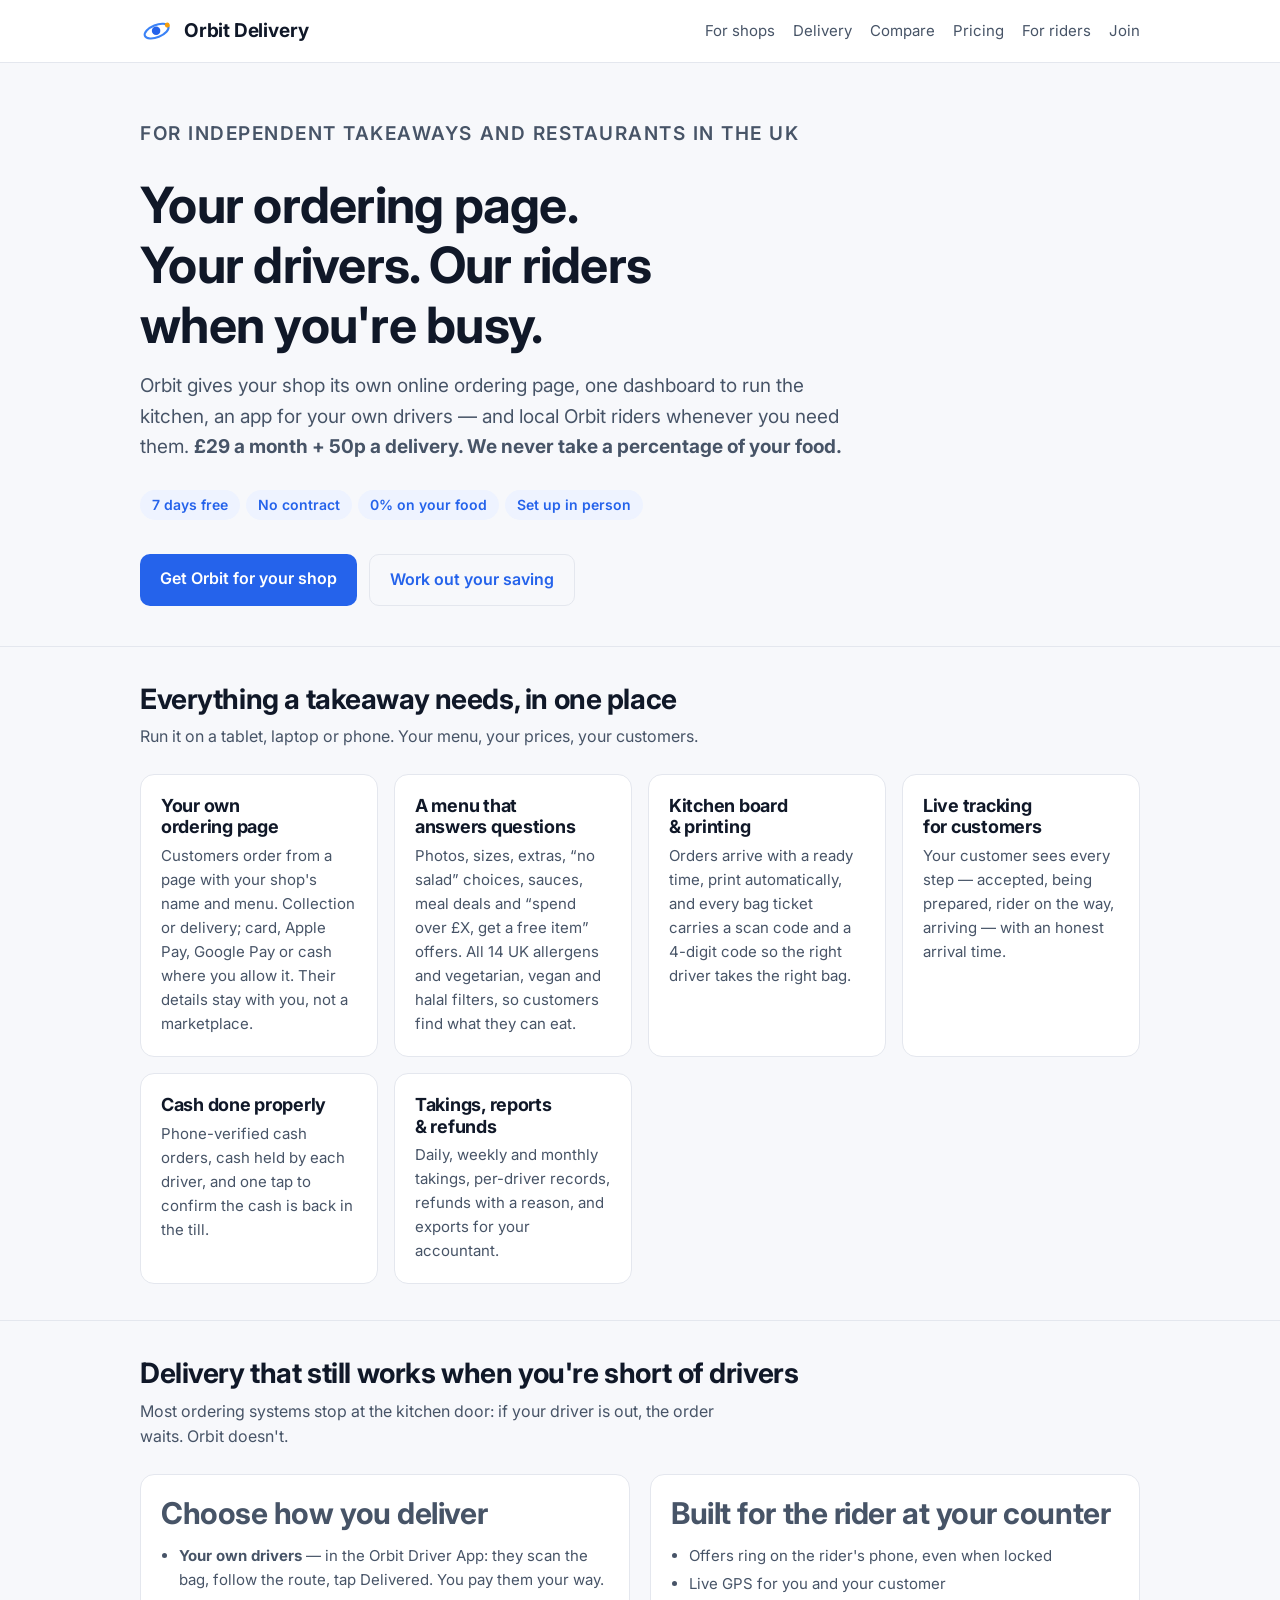
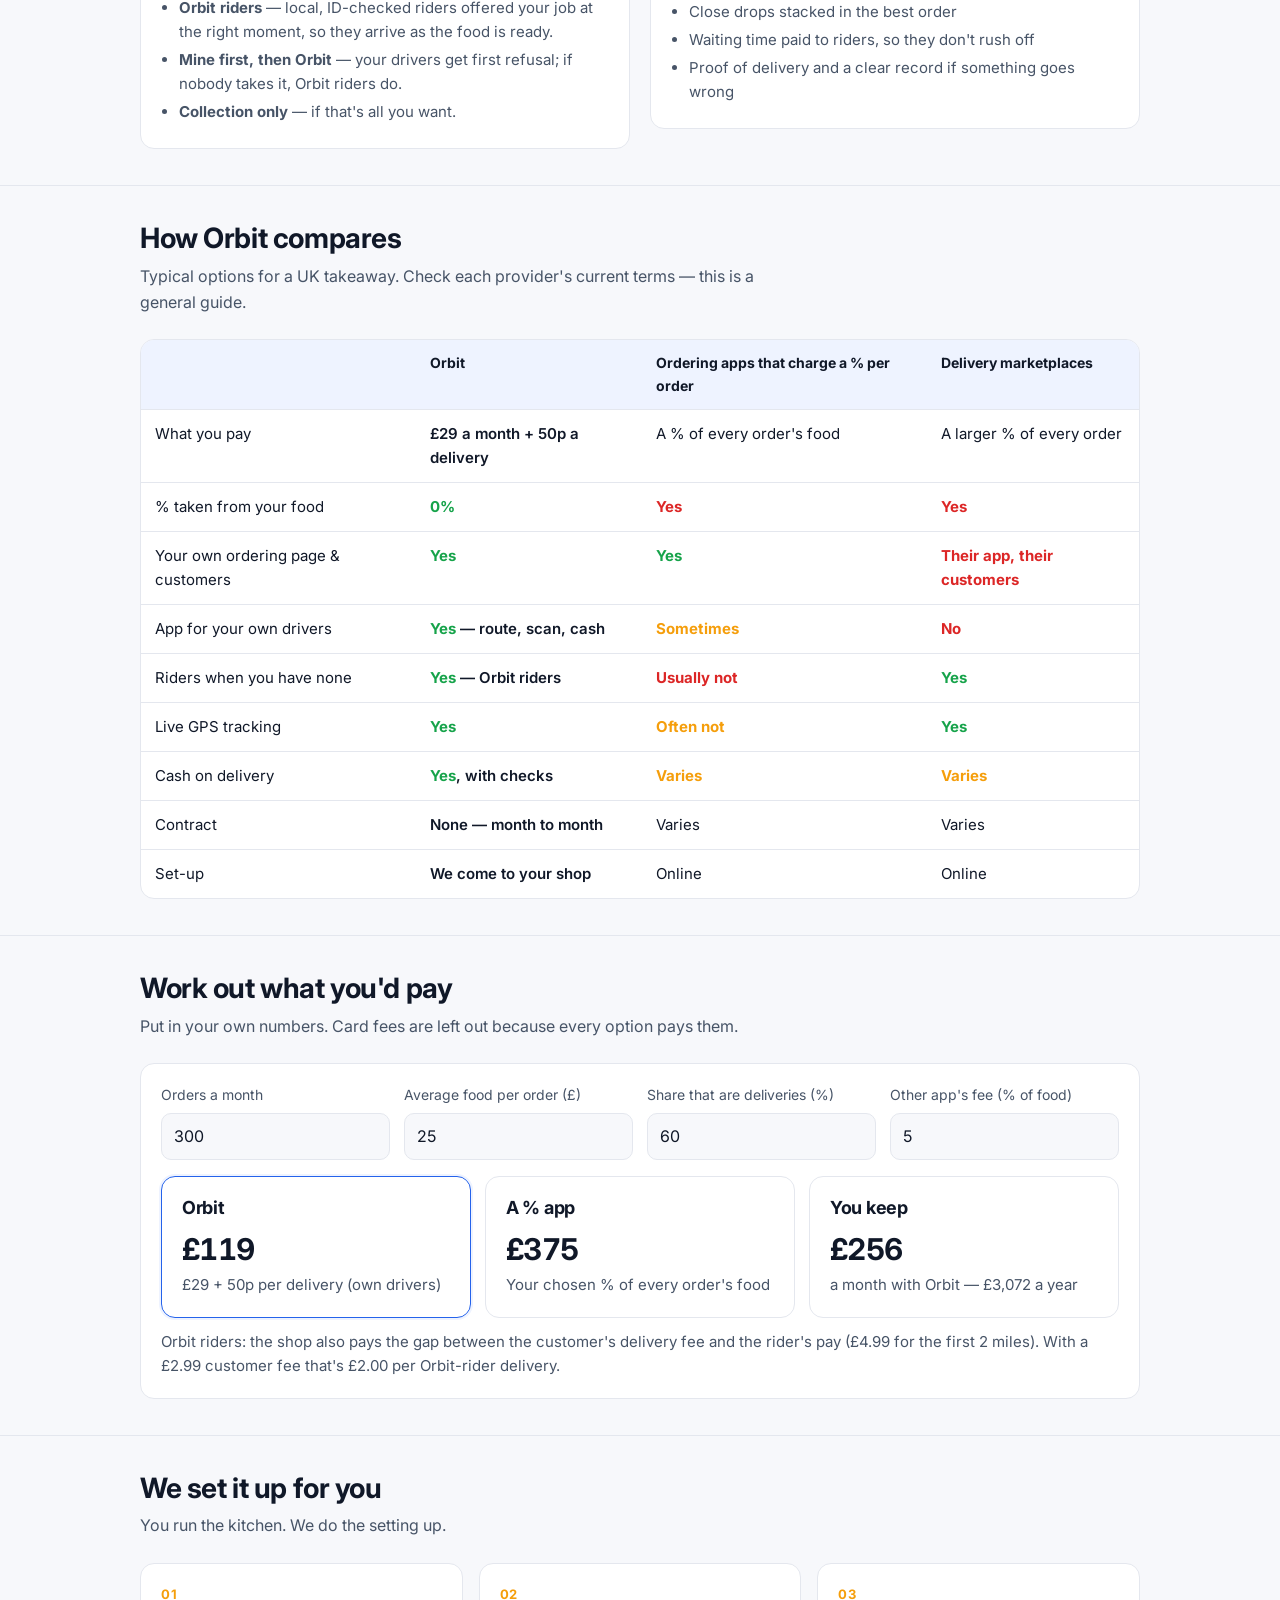
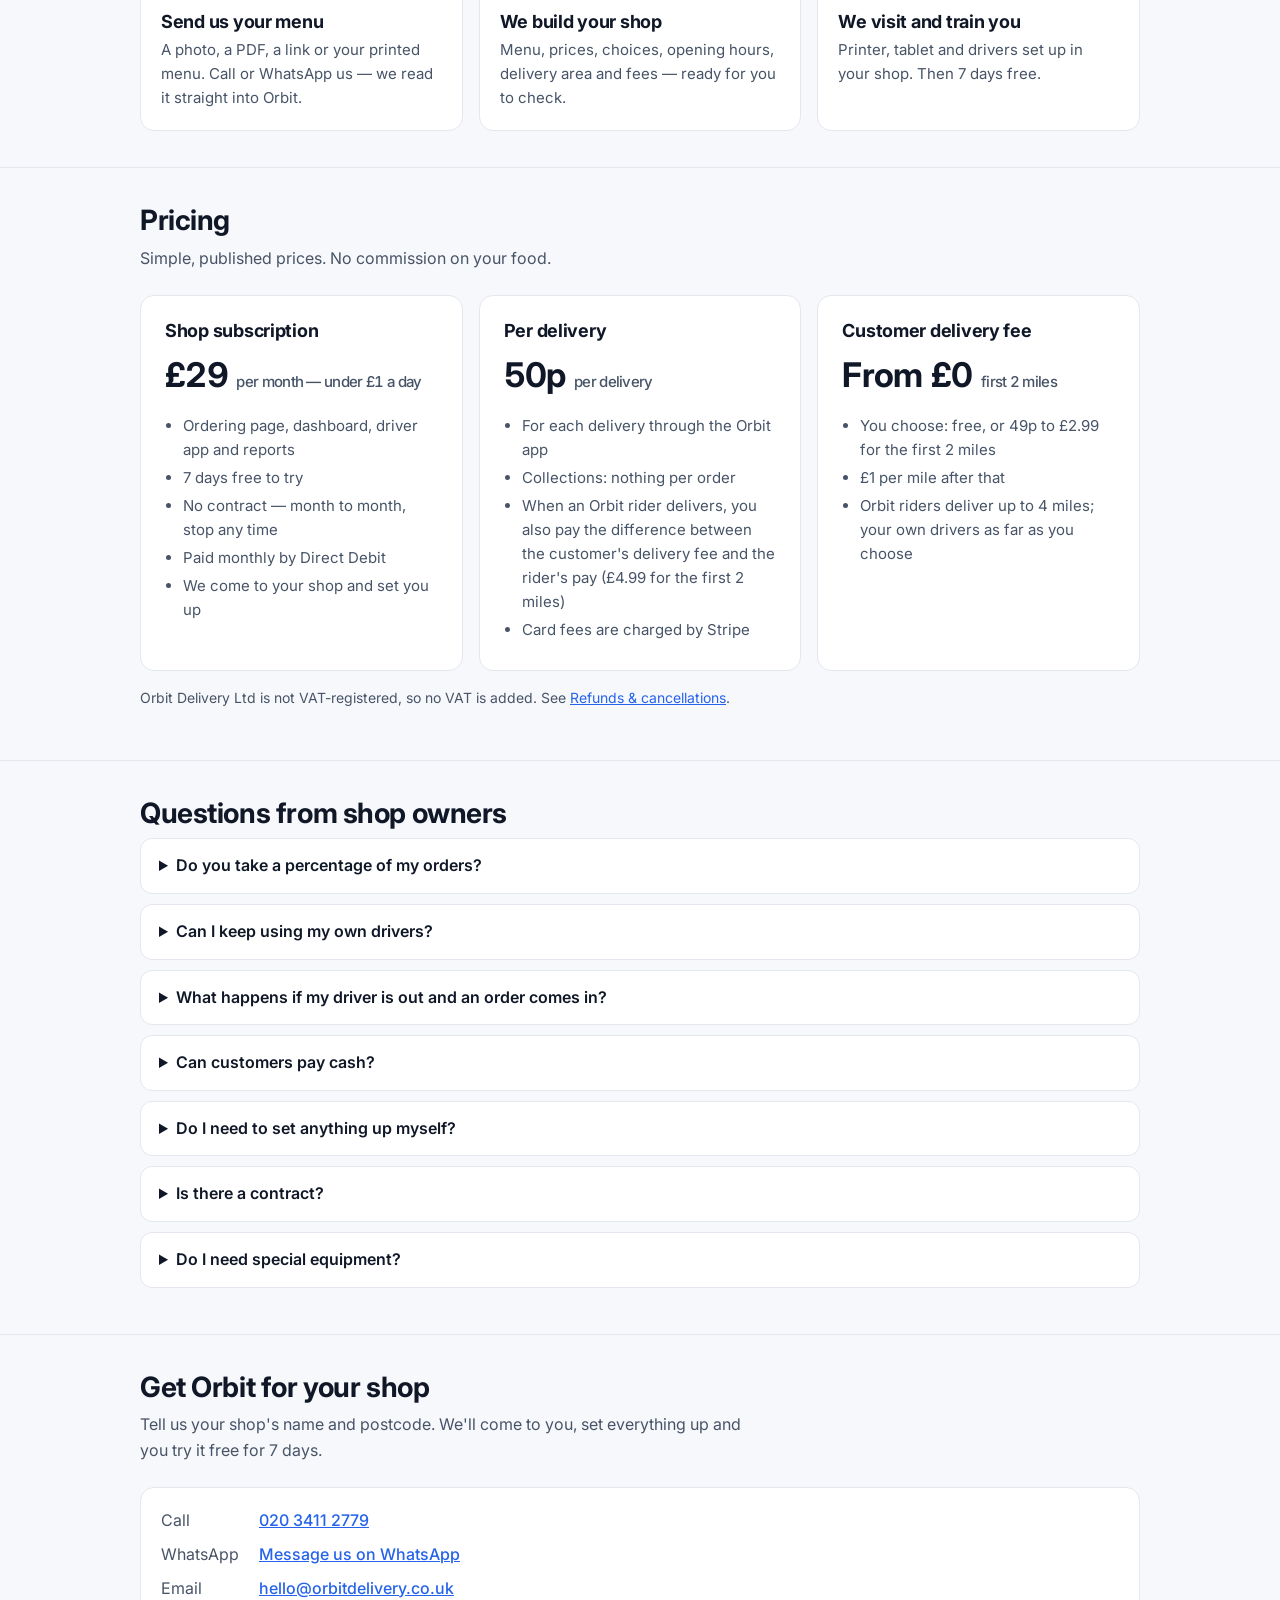
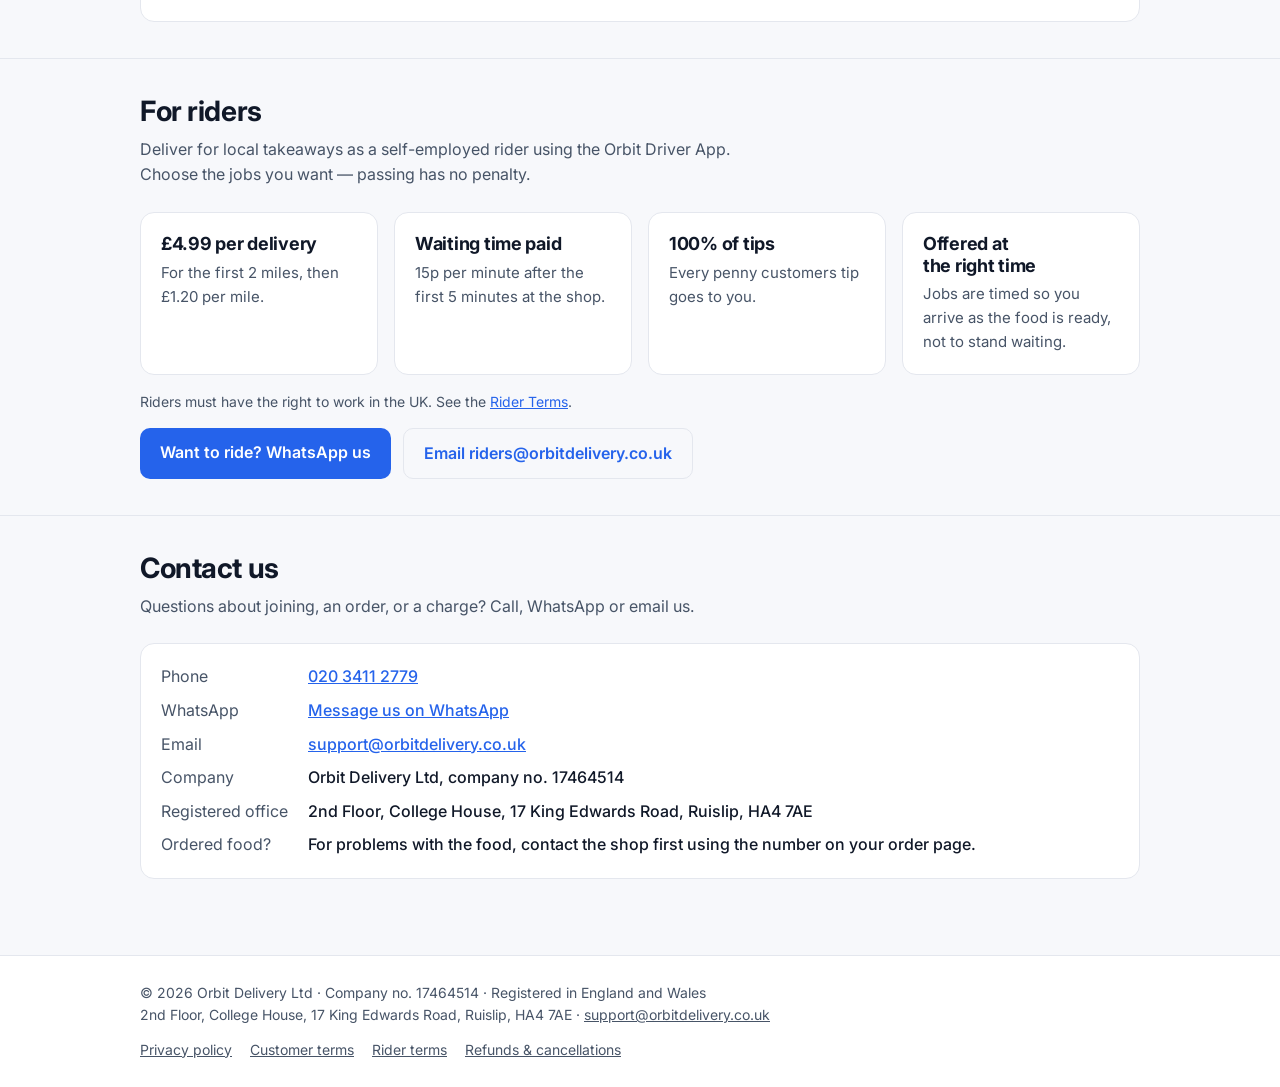
<file: index.html>
<!doctype html>
<html lang="en-GB">
<head>
<meta charset="utf-8">
<meta name="viewport" content="width=device-width, initial-scale=1">
<title>Orbit Delivery | Online ordering, your drivers and local riders for takeaways</title>
<meta name="description" content="Orbit Delivery gives independent UK takeaways their own ordering page, an order dashboard, their own drivers in the Orbit app and local Orbit riders when it's busy. £29 a month + 50p a delivery. No % of your food.">
<link rel="icon" type="image/svg+xml" href="favicon.svg">
<link rel="preconnect" href="https://fonts.googleapis.com"><link rel="preconnect" href="https://fonts.gstatic.com" crossorigin>
<link href="https://fonts.googleapis.com/css2?family=Inter:wght@400;500;600;700&display=swap" rel="stylesheet">
<link rel="stylesheet" href="style.css">
<style>
.hero .tag{display:inline-block;background:var(--soft);color:var(--blue);border-radius:999px;padding:4px 12px;font-size:14px;font-weight:600;margin:0 6px 8px 0}
.split{display:grid;grid-template-columns:repeat(auto-fit,minmax(280px,1fr));gap:20px;align-items:start}
.card .big-line,.big-line{font-size:clamp(22px,3vw,30px);font-weight:700;letter-spacing:-.015em;margin:0 0 10px;line-height:1.25}
.tbl{overflow-x:auto;border:1px solid var(--line);border-radius:14px;background:var(--card)}
.tbl table{border-collapse:collapse;width:100%;min-width:620px;font-size:15px}
.tbl th,.tbl td{padding:12px 14px;border-bottom:1px solid var(--line);text-align:left;vertical-align:top}
.tbl thead th{background:var(--soft);font-size:14px}
.tbl tbody tr:last-child td{border-bottom:0}
.tbl td.us{font-weight:600}
.yes{color:#16a34a;font-weight:700}.no{color:#dc2626;font-weight:700}.part{color:var(--amber);font-weight:700}
.calc{display:grid;grid-template-columns:repeat(auto-fit,minmax(200px,1fr));gap:14px;margin-bottom:16px}
.calc label{display:block;font-size:14px;color:var(--muted);margin-bottom:6px}
.calc input{width:100%;font:inherit;padding:10px 12px;border:1px solid var(--line);border-radius:10px;background:var(--bg);color:var(--ink)}
.result{margin-bottom:12px;display:grid;grid-template-columns:repeat(auto-fit,minmax(200px,1fr));gap:14px}
.result .card .big{font-size:30px}
.result .card.win{border-color:var(--blue);box-shadow:0 0 0 2px var(--soft)}
details{background:var(--card);border:1px solid var(--line);border-radius:12px;padding:14px 18px;margin-bottom:10px}
details summary{cursor:pointer;font-weight:600}
details p{color:var(--muted);margin:10px 0 0}
ol.steps{counter-reset:s;list-style:none;padding:0;margin:0;display:grid;grid-template-columns:repeat(auto-fit,minmax(220px,1fr));gap:16px}
ol.steps li{background:var(--card);border:1px solid var(--line);border-radius:14px;padding:20px}
ol.steps li::before{counter-increment:s;content:"0" counter(s);display:block;font-weight:700;color:var(--amber);letter-spacing:.06em;font-size:13px;margin-bottom:6px}
ol.steps h3{margin:0 0 6px;font-size:18px}ol.steps p{margin:0;color:var(--muted);font-size:15px}
</style>
</head>
<body>
<header class="top"><div class="wrap"><a class="brand" href="index.html"><svg viewBox="0 0 1024 1024" aria-hidden="true"><g transform="translate(512 512) translate(-12 3)"><g transform="rotate(-22)"><ellipse rx="380" ry="185" fill="none" stroke="#3B82F6" stroke-width="64"/><circle cx="367.1" cy="-47.9" r="74" fill="#F59E0B"/></g><circle cx="-15" cy="-12" r="128" fill="#2563EB"/></g></svg>Orbit Delivery</a><nav class="top"><a href="#shops">For shops</a><a href="#delivery">Delivery</a><a href="#compare">Compare</a><a href="#pricing">Pricing</a><a href="#riders">For riders</a><a href="#join">Join</a></nav></div></header>

<main>
<div class="wrap hero">
<p class="eyebrow">For independent takeaways and restaurants in the UK</p>
<h1>Your ordering page. Your drivers. Our riders when you're busy.</h1>
<p>Orbit gives your shop its own online ordering page, one dashboard to run the kitchen, an app for your own drivers &mdash; and local Orbit riders whenever you need them. <strong>&pound;29 a month + 50p a delivery. We never take a percentage of your food.</strong></p>
<p><span class="tag">7 days free</span><span class="tag">No contract</span><span class="tag">0% on your food</span><span class="tag">Set up in person</span></p>
<div class="row"><a class="btn" href="#join">Get Orbit for your shop</a><a class="btn ghost" href="#calculator">Work out your saving</a></div>
</div>

<section id="shops"><div class="wrap">
<h2>Everything a takeaway needs, in one place</h2>
<p class="lead">Run it on a tablet, laptop or phone. Your menu, your prices, your customers.</p>
<div class="grid">
<div class="card"><h3>Your own ordering page</h3><p>Customers order from a page with your shop's name and menu. Collection or delivery; card, Apple Pay, Google Pay or cash where you allow it. Their details stay with you, not a marketplace.</p></div>
<div class="card"><h3>A menu that answers questions</h3><p>Photos, sizes, extras, &ldquo;no salad&rdquo; choices, sauces, meal deals and &ldquo;spend over &pound;X, get a free item&rdquo; offers. All 14 UK allergens and vegetarian, vegan and halal filters, so customers find what they can eat.</p></div>
<div class="card"><h3>Kitchen board &amp; printing</h3><p>Orders arrive with a ready time, print automatically, and every bag ticket carries a scan code and a 4-digit code so the right driver takes the right bag.</p></div>
<div class="card"><h3>Live tracking for customers</h3><p>Your customer sees every step &mdash; accepted, being prepared, rider on the way, arriving &mdash; with an honest arrival time.</p></div>
<div class="card"><h3>Cash done properly</h3><p>Phone-verified cash orders, cash held by each driver, and one tap to confirm the cash is back in the till.</p></div>
<div class="card"><h3>Takings, reports &amp; refunds</h3><p>Daily, weekly and monthly takings, per-driver records, refunds with a reason, and exports for your accountant.</p></div>
</div>
</div></section>

<section id="delivery"><div class="wrap">
<h2>Delivery that still works when you're short of drivers</h2>
<p class="lead">Most ordering systems stop at the kitchen door: if your driver is out, the order waits. Orbit doesn't.</p>
<div class="split">
<div class="card"><p class="big-line">Choose how you deliver</p>
<ul class="tick">
<li><strong>Your own drivers</strong> &mdash; in the Orbit Driver App: they scan the bag, follow the route, tap Delivered. You pay them your way.</li>
<li><strong>Orbit riders</strong> &mdash; local, ID-checked riders offered your job at the right moment, so they arrive as the food is ready.</li>
<li><strong>Mine first, then Orbit</strong> &mdash; your drivers get first refusal; if nobody takes it, Orbit riders do.</li>
<li><strong>Collection only</strong> &mdash; if that's all you want.</li>
</ul></div>
<div class="card"><p class="big-line">Built for the rider at your counter</p>
<ul class="tick">
<li>Offers ring on the rider's phone, even when locked</li>
<li>Live GPS for you and your customer</li>
<li>Close drops stacked in the best order</li>
<li>Waiting time paid to riders, so they don't rush off</li>
<li>Proof of delivery and a clear record if something goes wrong</li>
</ul></div>
</div>
</div></section>

<section id="compare"><div class="wrap">
<h2>How Orbit compares</h2>
<p class="lead">Typical options for a UK takeaway. Check each provider's current terms &mdash; this is a general guide.</p>
<div class="tbl"><table>
<thead><tr><th></th><th>Orbit</th><th>Ordering apps that charge a % per order</th><th>Delivery marketplaces</th></tr></thead>
<tbody>
<tr><td>What you pay</td><td class="us">&pound;29 a month + 50p a delivery</td><td>A % of every order's food</td><td>A larger % of every order</td></tr>
<tr><td>% taken from your food</td><td class="us"><span class="yes">0%</span></td><td><span class="no">Yes</span></td><td><span class="no">Yes</span></td></tr>
<tr><td>Your own ordering page &amp; customers</td><td class="us"><span class="yes">Yes</span></td><td><span class="yes">Yes</span></td><td><span class="no">Their app, their customers</span></td></tr>
<tr><td>App for your own drivers</td><td class="us"><span class="yes">Yes</span> &mdash; route, scan, cash</td><td><span class="part">Sometimes</span></td><td><span class="no">No</span></td></tr>
<tr><td>Riders when you have none</td><td class="us"><span class="yes">Yes</span> &mdash; Orbit riders</td><td><span class="no">Usually not</span></td><td><span class="yes">Yes</span></td></tr>
<tr><td>Live GPS tracking</td><td class="us"><span class="yes">Yes</span></td><td><span class="part">Often not</span></td><td><span class="yes">Yes</span></td></tr>
<tr><td>Cash on delivery</td><td class="us"><span class="yes">Yes</span>, with checks</td><td><span class="part">Varies</span></td><td><span class="part">Varies</span></td></tr>
<tr><td>Contract</td><td class="us">None &mdash; month to month</td><td>Varies</td><td>Varies</td></tr>
<tr><td>Set-up</td><td class="us">We come to your shop</td><td>Online</td><td>Online</td></tr>
</tbody></table></div>
</div></section>

<section id="calculator"><div class="wrap">
<h2>Work out what you'd pay</h2>
<p class="lead">Put in your own numbers. Card fees are left out because every option pays them.</p>
<div class="card">
<div class="calc">
<div><label for="orders">Orders a month</label><input id="orders" type="number" min="0" value="300" inputmode="numeric"></div>
<div><label for="avg">Average food per order (&pound;)</label><input id="avg" type="number" min="0" step="0.5" value="25" inputmode="decimal"></div>
<div><label for="del">Share that are deliveries (%)</label><input id="del" type="number" min="0" max="100" value="60" inputmode="numeric"></div>
<div><label for="pct">Other app's fee (% of food)</label><input id="pct" type="number" min="0" max="50" step="0.5" value="5" inputmode="decimal"></div>
</div>
<div class="result">
<div class="card win"><h3>Orbit</h3><div class="big" id="orbit">&pound;0</div><p>&pound;29 + 50p per delivery (own drivers)</p></div>
<div class="card"><h3>A % app</h3><div class="big" id="other">&pound;0</div><p>Your chosen % of every order's food</p></div>
<div class="card"><h3>You keep</h3><div class="big" id="save">&pound;0</div><p>a month with Orbit &mdash; <span id="year">&pound;0</span> a year</p></div>
</div>
<p class="note">Orbit riders: the shop also pays the gap between the customer's delivery fee and the rider's pay (&pound;4.99 for the first 2 miles). With a &pound;2.99 customer fee that's &pound;2.00 per Orbit-rider delivery.</p>
</div>
</div></section>

<section><div class="wrap">
<h2>We set it up for you</h2>
<p class="lead">You run the kitchen. We do the setting up.</p>
<ol class="steps">
<li><h3>Send us your menu</h3><p>A photo, a PDF, a link or your printed menu. Call or WhatsApp us &mdash; we read it straight into Orbit.</p></li>
<li><h3>We build your shop</h3><p>Menu, prices, choices, opening hours, delivery area and fees &mdash; ready for you to check.</p></li>
<li><h3>We visit and train you</h3><p>Printer, tablet and drivers set up in your shop. Then 7 days free.</p></li>
</ol>
</div></section>

<section id="pricing"><div class="wrap">
<h2>Pricing</h2>
<p class="lead">Simple, published prices. No commission on your food.</p>
<div class="price">
<div class="card"><h3>Shop subscription</h3><div class="big">&pound;29 <small>per month &mdash; under &pound;1 a day</small></div>
<ul class="tick"><li>Ordering page, dashboard, driver app and reports</li><li>7 days free to try</li><li>No contract &mdash; month to month, stop any time</li><li>Paid monthly by Direct Debit</li><li>We come to your shop and set you up</li></ul></div>
<div class="card"><h3>Per delivery</h3><div class="big">50p <small>per delivery</small></div>
<ul class="tick"><li>For each delivery through the Orbit app</li><li>Collections: nothing per order</li><li>When an Orbit rider delivers, you also pay the difference between the customer's delivery fee and the rider's pay (&pound;4.99 for the first 2 miles)</li><li>Card fees are charged by Stripe</li></ul></div>
<div class="card"><h3>Customer delivery fee</h3><div class="big">From &pound;0 <small>first 2 miles</small></div>
<ul class="tick"><li>You choose: free, or 49p to &pound;2.99 for the first 2 miles</li><li>&pound;1 per mile after that</li><li>Orbit riders deliver up to 4 miles; your own drivers as far as you choose</li></ul></div>
</div>
<p class="note">Orbit Delivery Ltd is not VAT-registered, so no VAT is added. See <a href="refunds.html">Refunds &amp; cancellations</a>.</p>
</div></section>

<section id="faq"><div class="wrap">
<h2>Questions from shop owners</h2>
<details><summary>Do you take a percentage of my orders?</summary><p>No. You pay &pound;29 a month and 50p for each delivery through the app. Your food money is yours.</p></details>
<details><summary>Can I keep using my own drivers?</summary><p>Yes. Add them to the Orbit Driver App, or keep running them by hand. You decide how you pay them.</p></details>
<details><summary>What happens if my driver is out and an order comes in?</summary><p>Choose &ldquo;Mine first, then Orbit&rdquo;: your drivers get the job first, and if nobody takes it, a local Orbit rider is offered it.</p></details>
<details><summary>Can customers pay cash?</summary><p>Yes, where you allow it. New cash customers verify their phone number, and cash jobs go only to your own drivers or riders you trust with cash.</p></details>
<details><summary>Do I need to set anything up myself?</summary><p>No. Send us your menu and we build your shop, then visit to set up the printer and train you.</p></details>
<details><summary>Is there a contract?</summary><p>No. It's month to month by Direct Debit, and you can stop any time.</p></details>
<details><summary>Do I need special equipment?</summary><p>A tablet, laptop or phone with internet. A receipt printer is recommended; we'll advise which.</p></details>
</div></section>

<section id="join"><div class="wrap">
<h2>Get Orbit for your shop</h2>
<p class="lead">Tell us your shop's name and postcode. We'll come to you, set everything up and you try it free for 7 days.</p>
<div class="card"><dl class="contact">
<dt>Call</dt><dd><a href="tel:+442034112779">020 3411 2779</a></dd>
<dt>WhatsApp</dt><dd><a href="https://wa.me/442034112779?text=Hi%20Orbit%2C%20I%27d%20like%20Orbit%20for%20my%20shop.%20Shop%20name%20and%20postcode%3A%20">Message us on WhatsApp</a></dd>
<dt>Email</dt><dd><a href="mailto:hello@orbitdelivery.co.uk?subject=Orbit%20for%20my%20shop">hello@orbitdelivery.co.uk</a></dd>
</dl></div>
</div></section>

<section id="riders"><div class="wrap">
<h2>For riders</h2>
<p class="lead">Deliver for local takeaways as a self-employed rider using the Orbit Driver App. Choose the jobs you want &mdash; passing has no penalty.</p>
<div class="grid">
<div class="card"><h3>&pound;4.99 per delivery</h3><p>For the first 2 miles, then &pound;1.20 per mile.</p></div>
<div class="card"><h3>Waiting time paid</h3><p>15p per minute after the first 5 minutes at the shop.</p></div>
<div class="card"><h3>100% of tips</h3><p>Every penny customers tip goes to you.</p></div>
<div class="card"><h3>Offered at the right time</h3><p>Jobs are timed so you arrive as the food is ready, not to stand waiting.</p></div>
</div>
<p class="note">Riders must have the right to work in the UK. See the <a href="rider-terms.html">Rider Terms</a>.</p>
<div class="row"><a class="btn" href="https://wa.me/442034112779?text=Hi%20Orbit%2C%20I%27d%20like%20to%20ride.%20My%20postcode%20and%20vehicle%3A%20">Want to ride? WhatsApp us</a><a class="btn ghost" href="mailto:riders@orbitdelivery.co.uk?subject=I%27d%20like%20to%20ride%20with%20Orbit">Email riders@orbitdelivery.co.uk</a></div>
</div></section>

<section id="contact"><div class="wrap">
<h2>Contact us</h2>
<p class="lead">Questions about joining, an order, or a charge? Call, WhatsApp or email us.</p>
<div class="card"><dl class="contact">
<dt>Phone</dt><dd><a href="tel:+442034112779">020 3411 2779</a></dd>
<dt>WhatsApp</dt><dd><a href="https://wa.me/442034112779">Message us on WhatsApp</a></dd>
<dt>Email</dt><dd><a href="mailto:support@orbitdelivery.co.uk">support@orbitdelivery.co.uk</a></dd>
<dt>Company</dt><dd>Orbit Delivery Ltd, company no. 17464514</dd>
<dt>Registered office</dt><dd>2nd Floor, College House, 17 King Edwards Road, Ruislip, HA4 7AE</dd>
<dt>Ordered food?</dt><dd>For problems with the food, contact the shop first using the number on your order page.</dd>
</dl></div>
</div></section>
</main>

<footer><div class="wrap"><div>&copy; 2026 Orbit Delivery Ltd &middot; Company no. 17464514 &middot; Registered in England and Wales<br>2nd Floor, College House, 17 King Edwards Road, Ruislip, HA4 7AE &middot; <a href="mailto:support@orbitdelivery.co.uk">support@orbitdelivery.co.uk</a></div><nav><a href="privacy.html">Privacy policy</a><a href="customer-terms.html">Customer terms</a><a href="rider-terms.html">Rider terms</a><a href="refunds.html">Refunds & cancellations</a></nav></div></footer>
<script>
(function(){
  var f=function(n){return "£"+Math.round(n).toLocaleString("en-GB");};
  function v(id){var x=parseFloat(document.getElementById(id).value);return isNaN(x)||x<0?0:x;}
  function calc(){
    var o=v("orders"),a=v("avg"),d=Math.min(v("del"),100)/100,p=v("pct")/100;
    var orbit=29+o*d*0.5, other=o*a*p, save=other-orbit;
    document.getElementById("orbit").textContent=f(orbit);
    document.getElementById("other").textContent=f(other);
    document.getElementById("save").textContent=save>=0?f(save):"−"+f(-save);
    document.getElementById("year").textContent=save>=0?f(save*12):"−"+f(-save*12);
  }
  ["orders","avg","del","pct"].forEach(function(id){document.getElementById(id).addEventListener("input",calc);});
  calc();
})();
</script>
</body>
</html>
</file>
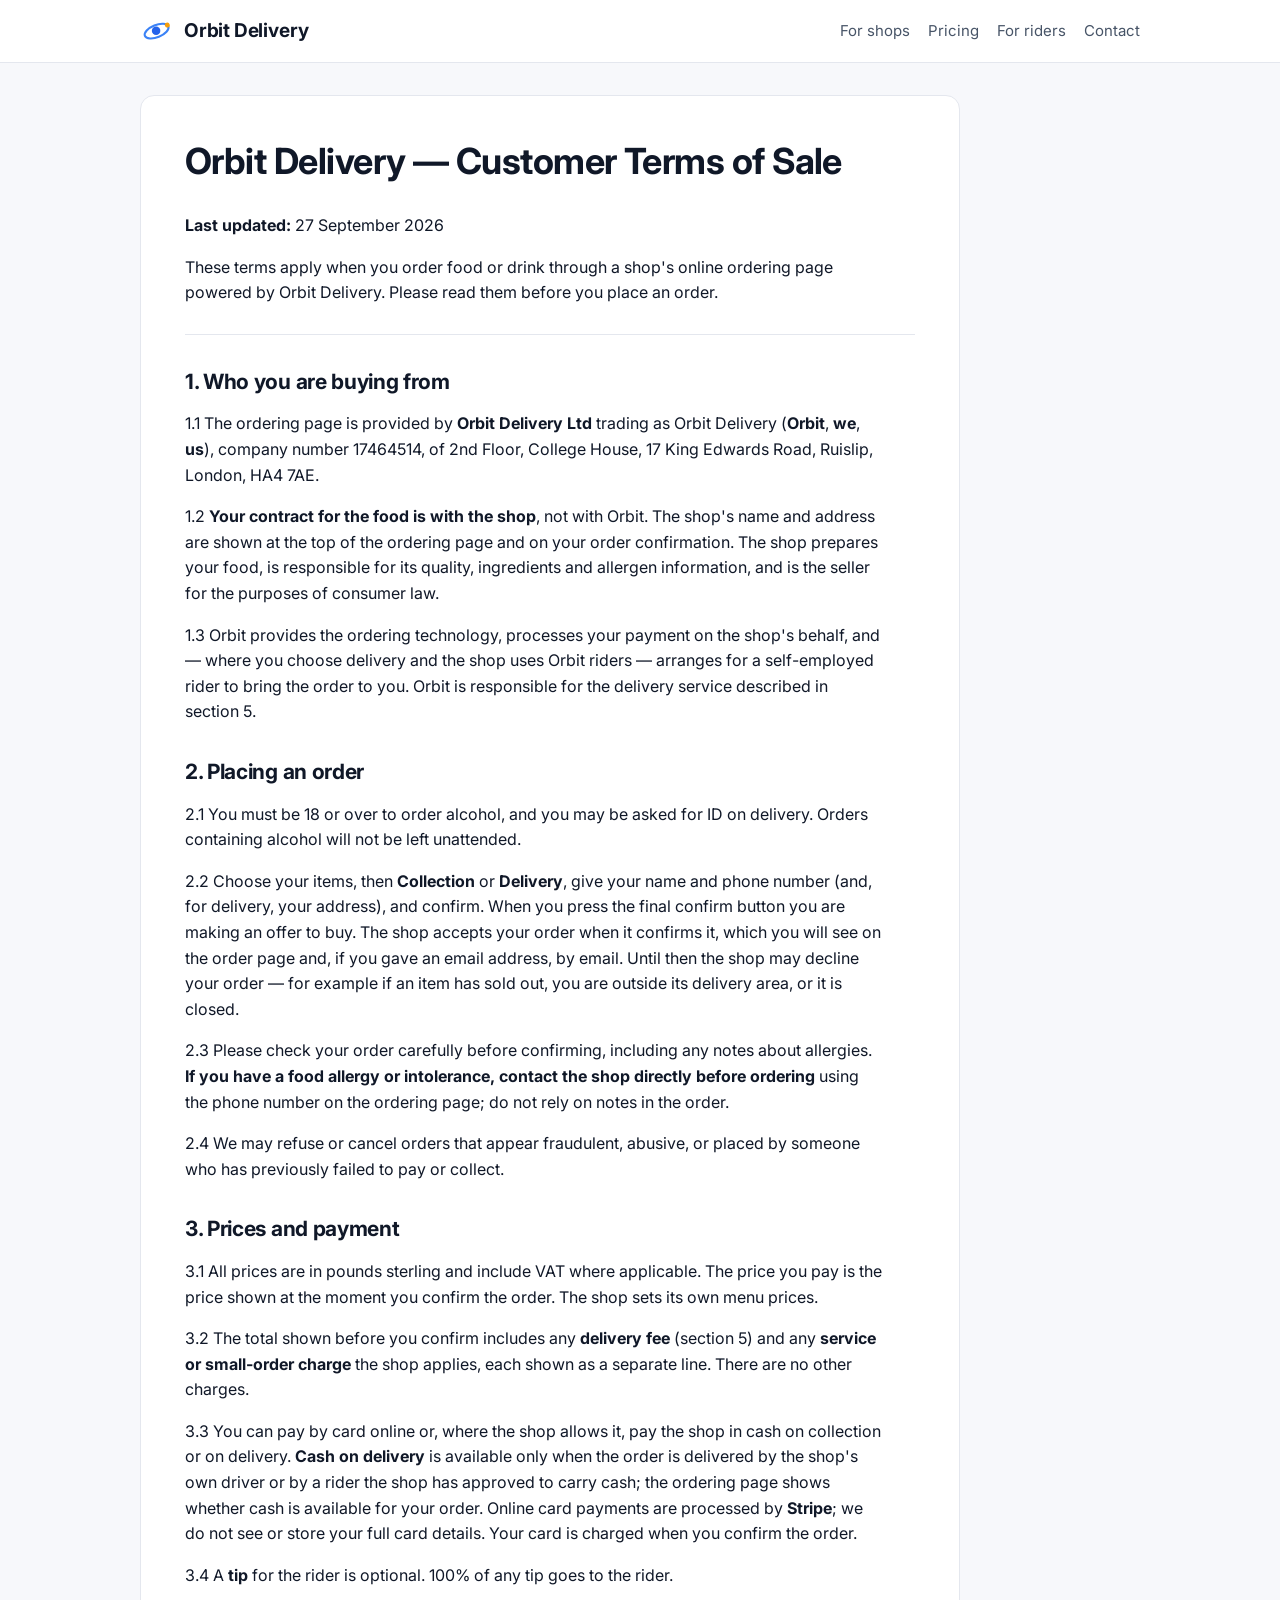
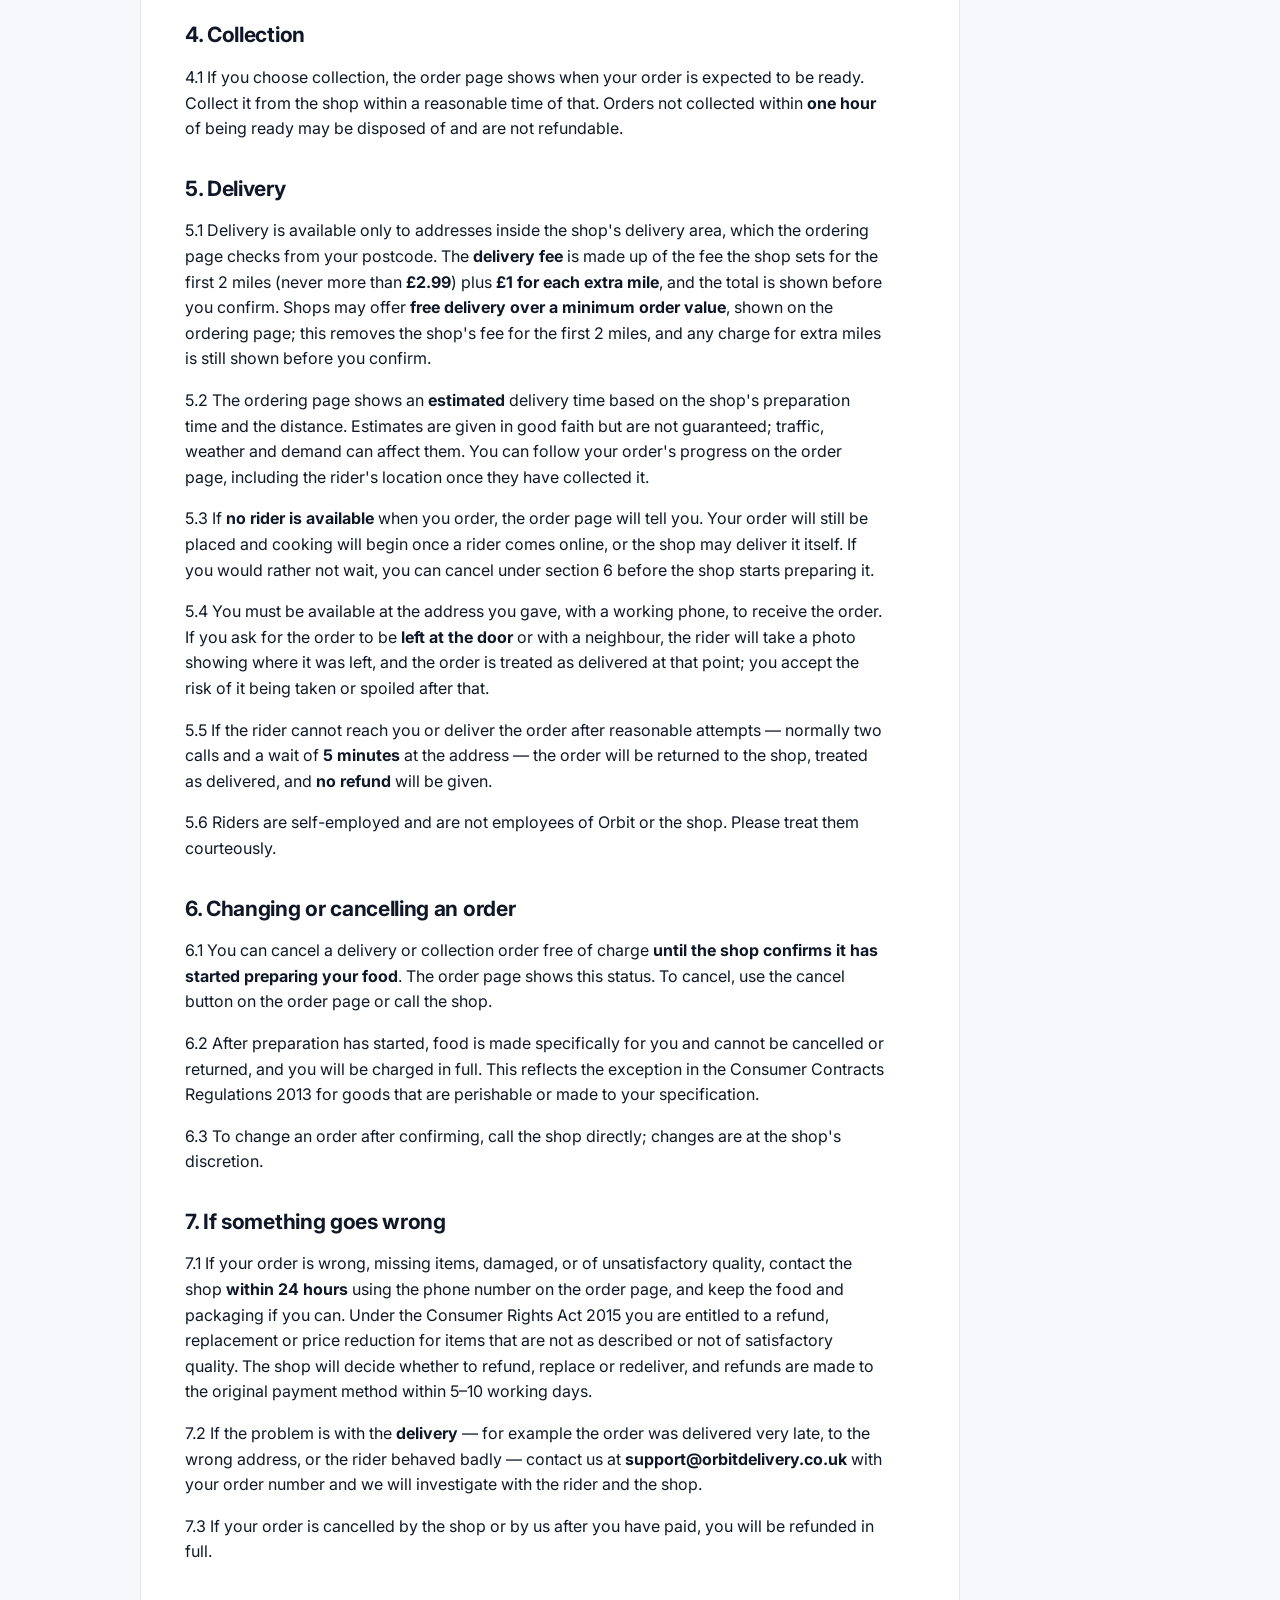
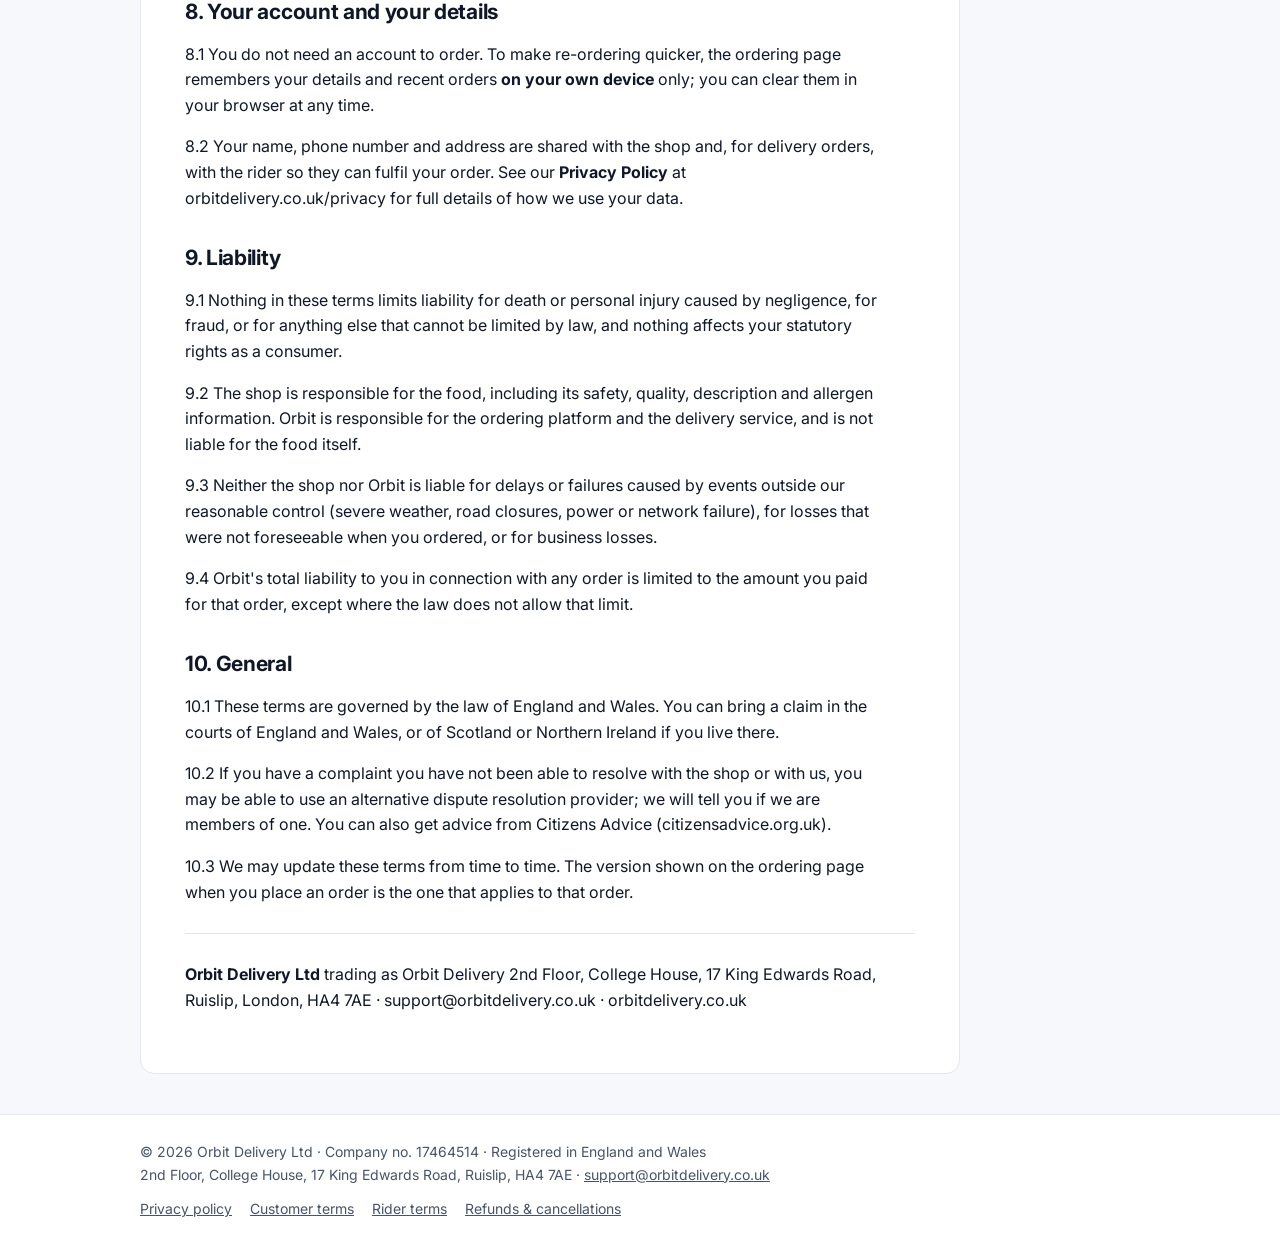
<file: customer-terms.html>
<!doctype html>
<html lang="en-GB">
<head>
<meta charset="utf-8">
<meta name="viewport" content="width=device-width, initial-scale=1">
<title>Customer Terms | Orbit Delivery</title>
<meta name="description" content="Terms for customers ordering through a shop page powered by Orbit Delivery.">
<link rel="icon" type="image/svg+xml" href="favicon.svg">
<link rel="preconnect" href="https://fonts.googleapis.com"><link rel="preconnect" href="https://fonts.gstatic.com" crossorigin>
<link href="https://fonts.googleapis.com/css2?family=Inter:wght@400;500;600;700&display=swap" rel="stylesheet">
<link rel="stylesheet" href="style.css">
</head>
<body>
<header class="top"><div class="wrap"><a class="brand" href="index.html"><svg viewBox="0 0 1024 1024" aria-hidden="true"><g transform="translate(512 512) translate(-12 3)"><g transform="rotate(-22)"><ellipse rx="380" ry="185" fill="none" stroke="#3B82F6" stroke-width="64"/><circle cx="367.1" cy="-47.9" r="74" fill="#F59E0B"/></g><circle cx="-15" cy="-12" r="128" fill="#2563EB"/></g></svg>Orbit Delivery</a><nav class="top"><a href="index.html#shops">For shops</a><a href="index.html#pricing">Pricing</a><a href="index.html#riders">For riders</a><a href="index.html#contact">Contact</a></nav></div></header>
<main class="wrap"><article class="doc"><h1>Orbit Delivery — Customer Terms of Sale</h1>
<p><strong>Last updated:</strong> 27 September 2026</p>
<p>These terms apply when you order food or drink through a shop's online ordering page powered by Orbit Delivery. Please read them before you place an order.</p>
<hr />
<h2>1. Who you are buying from</h2>
<p>1.1 The ordering page is provided by <strong>Orbit Delivery Ltd</strong> trading as Orbit Delivery (<strong>Orbit</strong>, <strong>we</strong>, <strong>us</strong>), company number 17464514, of 2nd Floor, College House, 17 King Edwards Road, Ruislip, London, HA4 7AE.</p>
<p>1.2 <strong>Your contract for the food is with the shop</strong>, not with Orbit. The shop's name and address are shown at the top of the ordering page and on your order confirmation. The shop prepares your food, is responsible for its quality, ingredients and allergen information, and is the seller for the purposes of consumer law.</p>
<p>1.3 Orbit provides the ordering technology, processes your payment on the shop's behalf, and — where you choose delivery and the shop uses Orbit riders — arranges for a self-employed rider to bring the order to you. Orbit is responsible for the delivery service described in section 5.</p>
<h2>2. Placing an order</h2>
<p>2.1 You must be 18 or over to order alcohol, and you may be asked for ID on delivery. Orders containing alcohol will not be left unattended.</p>
<p>2.2 Choose your items, then <strong>Collection</strong> or <strong>Delivery</strong>, give your name and phone number (and, for delivery, your address), and confirm. When you press the final confirm button you are making an offer to buy. The shop accepts your order when it confirms it, which you will see on the order page and, if you gave an email address, by email. Until then the shop may decline your order — for example if an item has sold out, you are outside its delivery area, or it is closed.</p>
<p>2.3 Please check your order carefully before confirming, including any notes about allergies. <strong>If you have a food allergy or intolerance, contact the shop directly before ordering</strong> using the phone number on the ordering page; do not rely on notes in the order.</p>
<p>2.4 We may refuse or cancel orders that appear fraudulent, abusive, or placed by someone who has previously failed to pay or collect.</p>
<h2>3. Prices and payment</h2>
<p>3.1 All prices are in pounds sterling and include VAT where applicable. The price you pay is the price shown at the moment you confirm the order. The shop sets its own menu prices.</p>
<p>3.2 The total shown before you confirm includes any <strong>delivery fee</strong> (section 5) and any <strong>service or small-order charge</strong> the shop applies, each shown as a separate line. There are no other charges.</p>
<p>3.3 You can pay by card online or, where the shop allows it, pay the shop in cash on collection or on delivery. <strong>Cash on delivery</strong> is available only when the order is delivered by the shop's own driver or by a rider the shop has approved to carry cash; the ordering page shows whether cash is available for your order. Online card payments are processed by <strong>Stripe</strong>; we do not see or store your full card details. Your card is charged when you confirm the order.</p>
<p>3.4 A <strong>tip</strong> for the rider is optional. 100% of any tip goes to the rider.</p>
<h2>4. Collection</h2>
<p>4.1 If you choose collection, the order page shows when your order is expected to be ready. Collect it from the shop within a reasonable time of that. Orders not collected within <strong>one hour</strong> of being ready may be disposed of and are not refundable.</p>
<h2>5. Delivery</h2>
<p>5.1 Delivery is available only to addresses inside the shop's delivery area, which the ordering page checks from your postcode. The <strong>delivery fee</strong> is made up of the fee the shop sets for the first 2 miles (never more than <strong>£2.99</strong>) plus <strong>£1 for each extra mile</strong>, and the total is shown before you confirm. Shops may offer <strong>free delivery over a minimum order value</strong>, shown on the ordering page; this removes the shop's fee for the first 2 miles, and any charge for extra miles is still shown before you confirm.</p>
<p>5.2 The ordering page shows an <strong>estimated</strong> delivery time based on the shop's preparation time and the distance. Estimates are given in good faith but are not guaranteed; traffic, weather and demand can affect them. You can follow your order's progress on the order page, including the rider's location once they have collected it.</p>
<p>5.3 If <strong>no rider is available</strong> when you order, the order page will tell you. Your order will still be placed and cooking will begin once a rider comes online, or the shop may deliver it itself. If you would rather not wait, you can cancel under section 6 before the shop starts preparing it.</p>
<p>5.4 You must be available at the address you gave, with a working phone, to receive the order. If you ask for the order to be <strong>left at the door</strong> or with a neighbour, the rider will take a photo showing where it was left, and the order is treated as delivered at that point; you accept the risk of it being taken or spoiled after that.</p>
<p>5.5 If the rider cannot reach you or deliver the order after reasonable attempts — normally two calls and a wait of <strong>5 minutes</strong> at the address — the order will be returned to the shop, treated as delivered, and <strong>no refund</strong> will be given.</p>
<p>5.6 Riders are self-employed and are not employees of Orbit or the shop. Please treat them courteously.</p>
<h2>6. Changing or cancelling an order</h2>
<p>6.1 You can cancel a delivery or collection order free of charge <strong>until the shop confirms it has started preparing your food</strong>. The order page shows this status. To cancel, use the cancel button on the order page or call the shop.</p>
<p>6.2 After preparation has started, food is made specifically for you and cannot be cancelled or returned, and you will be charged in full. This reflects the exception in the Consumer Contracts Regulations 2013 for goods that are perishable or made to your specification.</p>
<p>6.3 To change an order after confirming, call the shop directly; changes are at the shop's discretion.</p>
<h2>7. If something goes wrong</h2>
<p>7.1 If your order is wrong, missing items, damaged, or of unsatisfactory quality, contact the shop <strong>within 24 hours</strong> using the phone number on the order page, and keep the food and packaging if you can. Under the Consumer Rights Act 2015 you are entitled to a refund, replacement or price reduction for items that are not as described or not of satisfactory quality. The shop will decide whether to refund, replace or redeliver, and refunds are made to the original payment method within 5–10 working days.</p>
<p>7.2 If the problem is with the <strong>delivery</strong> — for example the order was delivered very late, to the wrong address, or the rider behaved badly — contact us at <strong>support@orbitdelivery.co.uk</strong> with your order number and we will investigate with the rider and the shop.</p>
<p>7.3 If your order is cancelled by the shop or by us after you have paid, you will be refunded in full.</p>
<h2>8. Your account and your details</h2>
<p>8.1 You do not need an account to order. To make re-ordering quicker, the ordering page remembers your details and recent orders <strong>on your own device</strong> only; you can clear them in your browser at any time.</p>
<p>8.2 Your name, phone number and address are shared with the shop and, for delivery orders, with the rider so they can fulfil your order. See our <strong>Privacy Policy</strong> at orbitdelivery.co.uk/privacy for full details of how we use your data.</p>
<h2>9. Liability</h2>
<p>9.1 Nothing in these terms limits liability for death or personal injury caused by negligence, for fraud, or for anything else that cannot be limited by law, and nothing affects your statutory rights as a consumer.</p>
<p>9.2 The shop is responsible for the food, including its safety, quality, description and allergen information. Orbit is responsible for the ordering platform and the delivery service, and is not liable for the food itself.</p>
<p>9.3 Neither the shop nor Orbit is liable for delays or failures caused by events outside our reasonable control (severe weather, road closures, power or network failure), for losses that were not foreseeable when you ordered, or for business losses.</p>
<p>9.4 Orbit's total liability to you in connection with any order is limited to the amount you paid for that order, except where the law does not allow that limit.</p>
<h2>10. General</h2>
<p>10.1 These terms are governed by the law of England and Wales. You can bring a claim in the courts of England and Wales, or of Scotland or Northern Ireland if you live there.</p>
<p>10.2 If you have a complaint you have not been able to resolve with the shop or with us, you may be able to use an alternative dispute resolution provider; we will tell you if we are members of one. You can also get advice from Citizens Advice (citizensadvice.org.uk).</p>
<p>10.3 We may update these terms from time to time. The version shown on the ordering page when you place an order is the one that applies to that order.</p>
<hr />
<p><strong>Orbit Delivery Ltd</strong> trading as Orbit Delivery
2nd Floor, College House, 17 King Edwards Road, Ruislip, London, HA4 7AE · support@orbitdelivery.co.uk · orbitdelivery.co.uk</p></article></main>
<footer><div class="wrap"><div>&copy; 2026 Orbit Delivery Ltd &middot; Company no. 17464514 &middot; Registered in England and Wales<br>2nd Floor, College House, 17 King Edwards Road, Ruislip, HA4 7AE &middot; <a href="mailto:support@orbitdelivery.co.uk">support@orbitdelivery.co.uk</a></div><nav><a href="privacy.html">Privacy policy</a><a href="customer-terms.html">Customer terms</a><a href="rider-terms.html">Rider terms</a><a href="refunds.html">Refunds & cancellations</a></nav></div></footer>
</body>
</html>
</file>
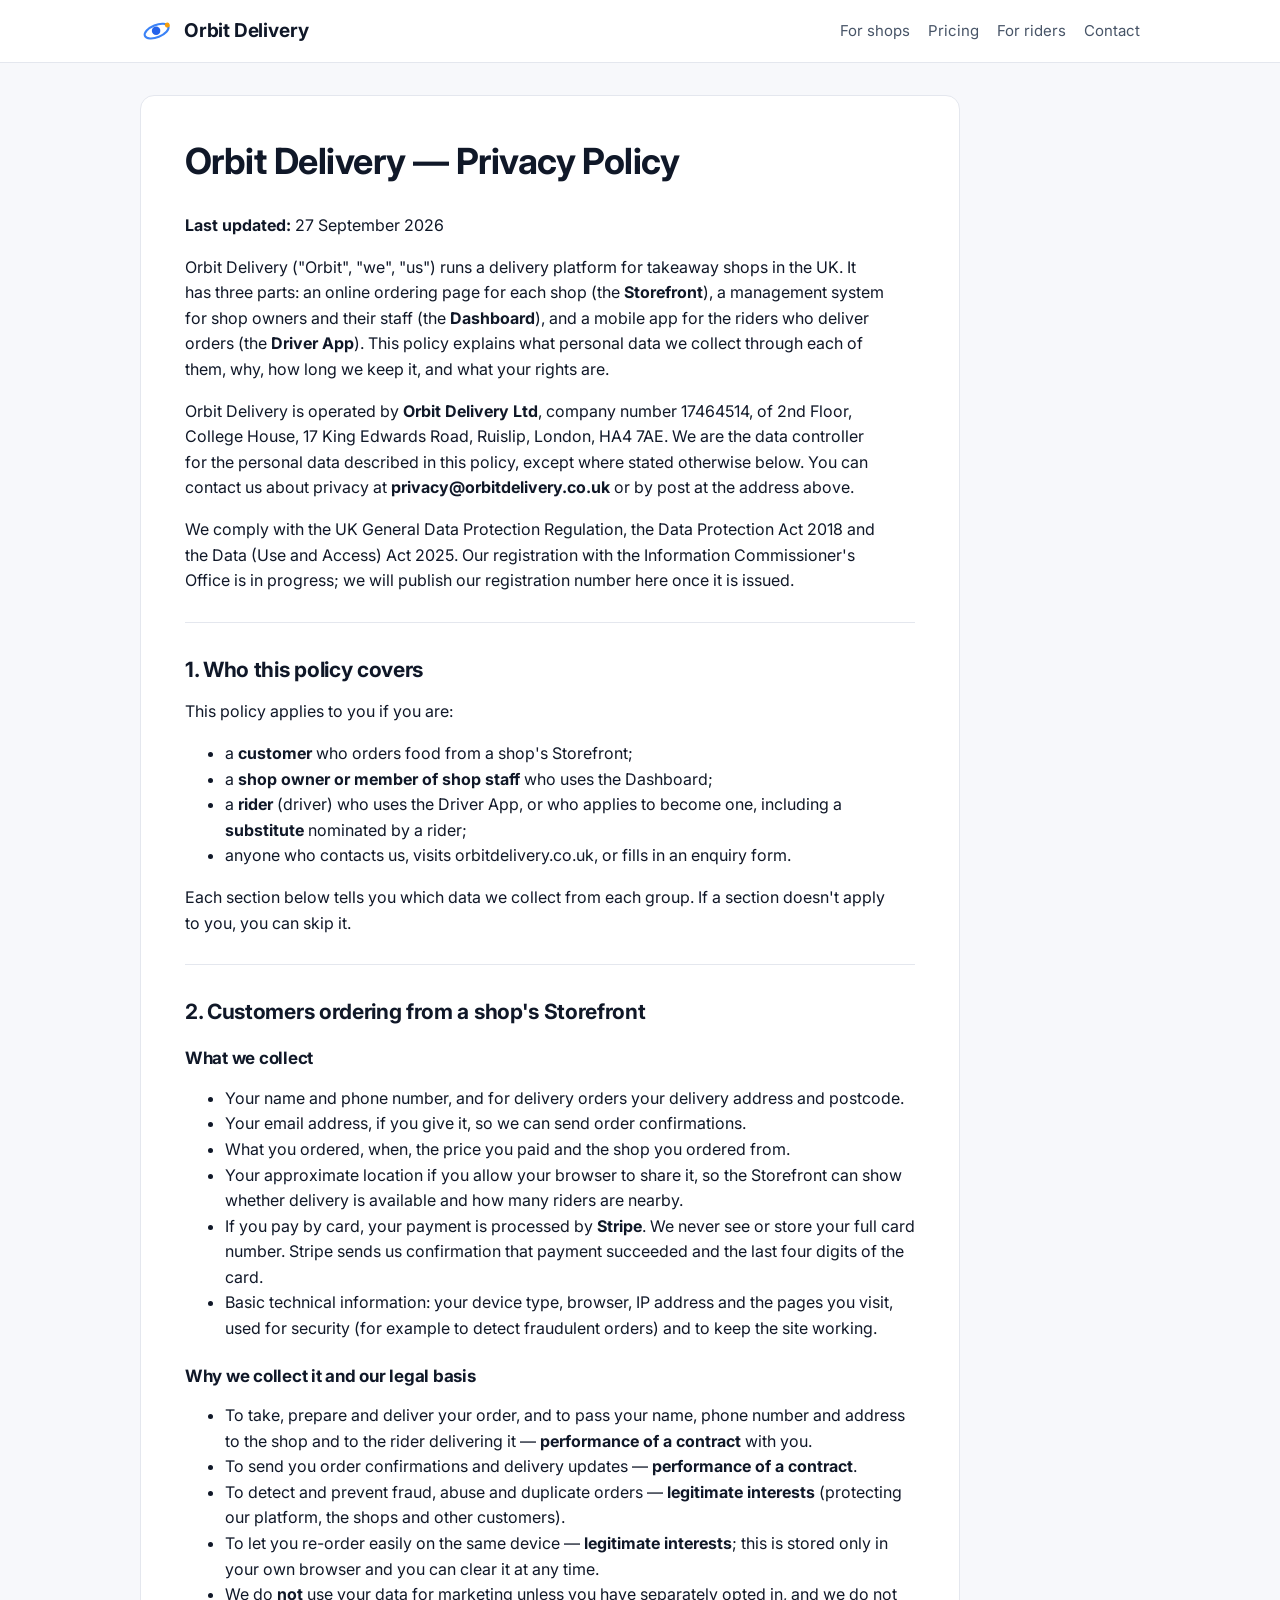
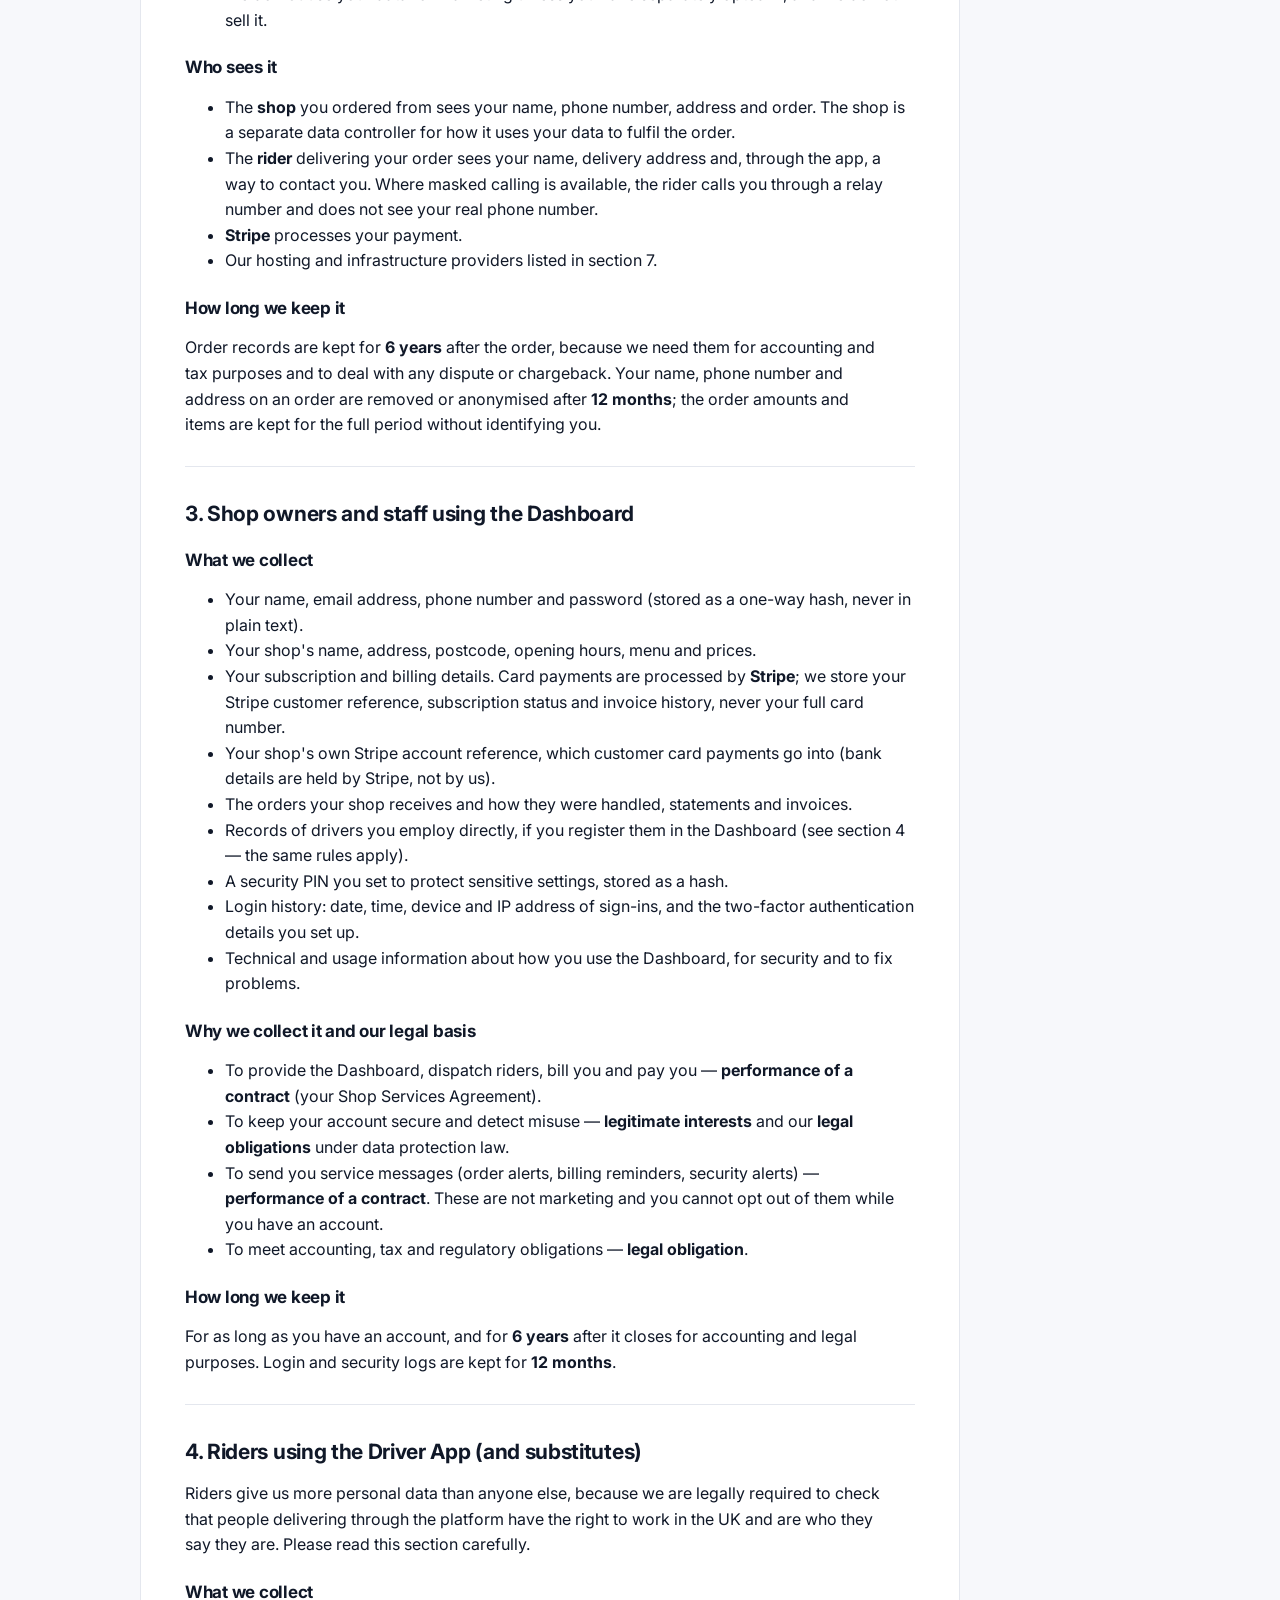
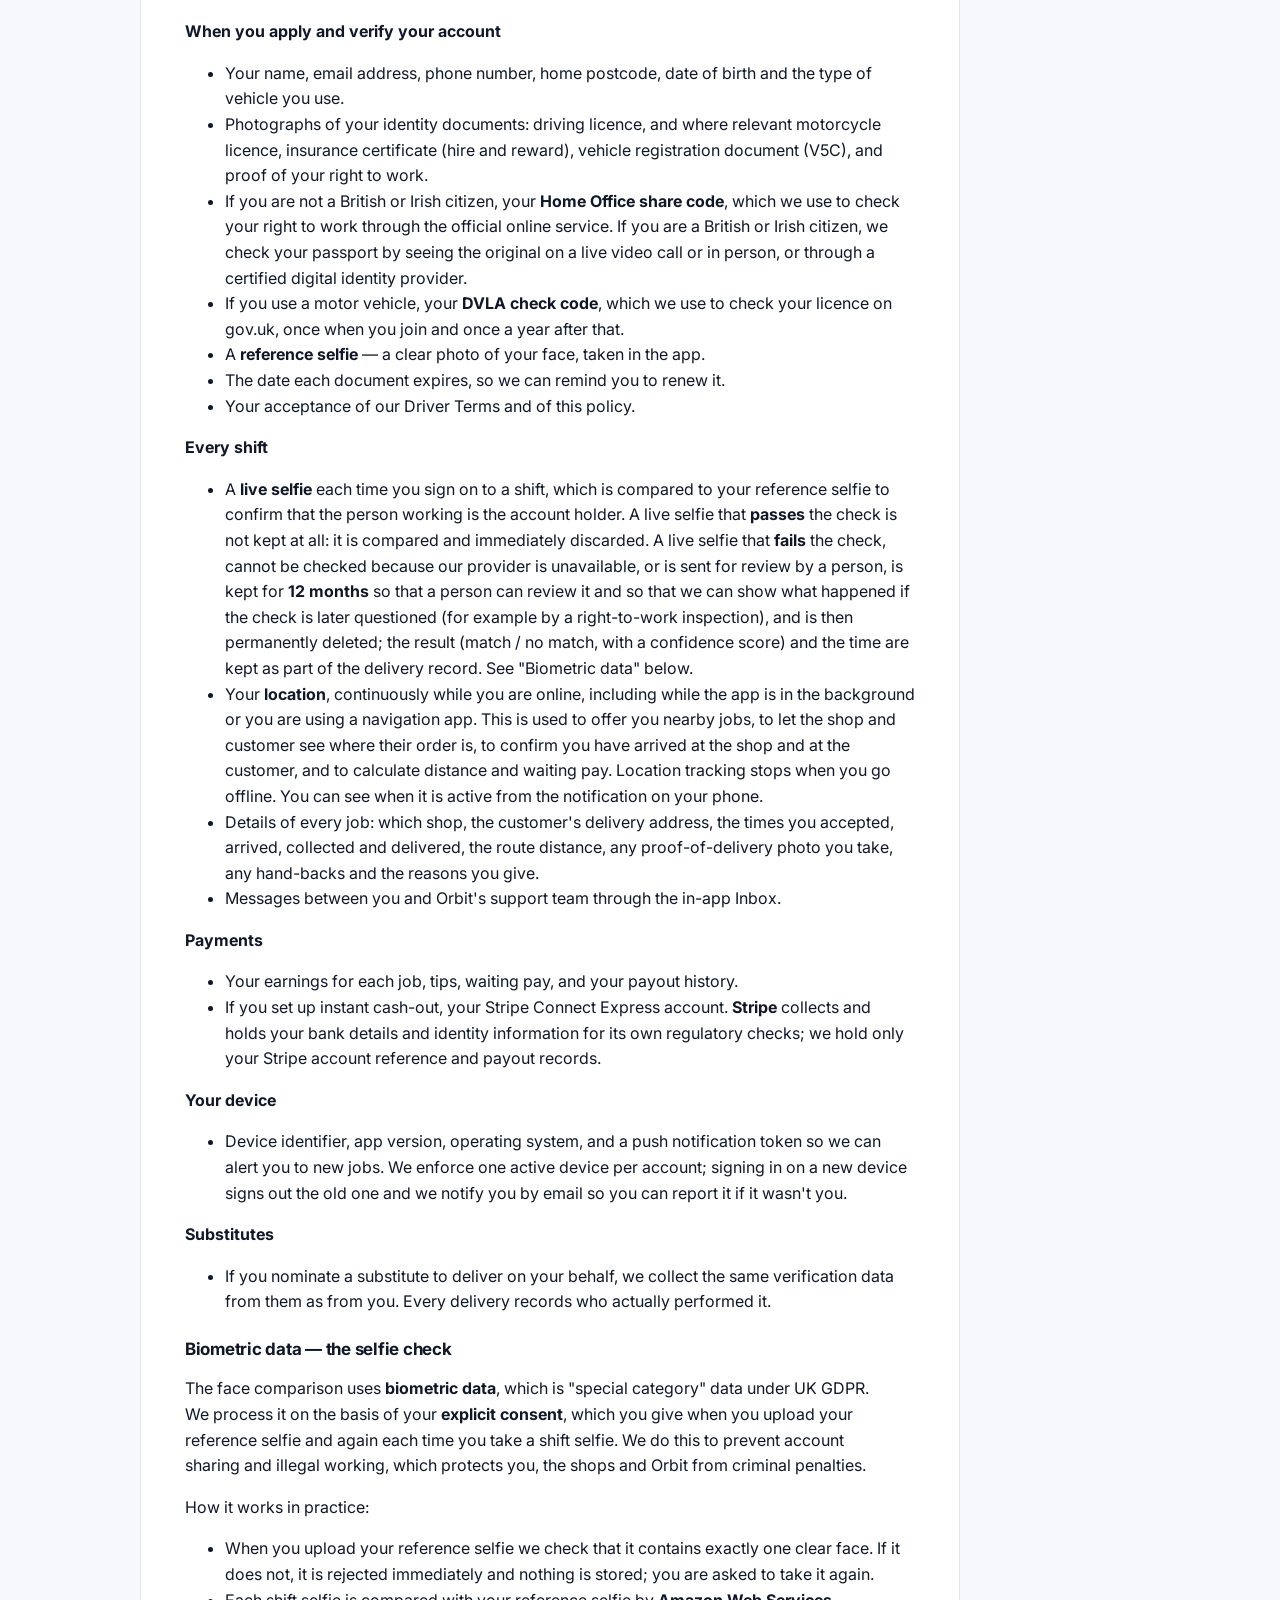
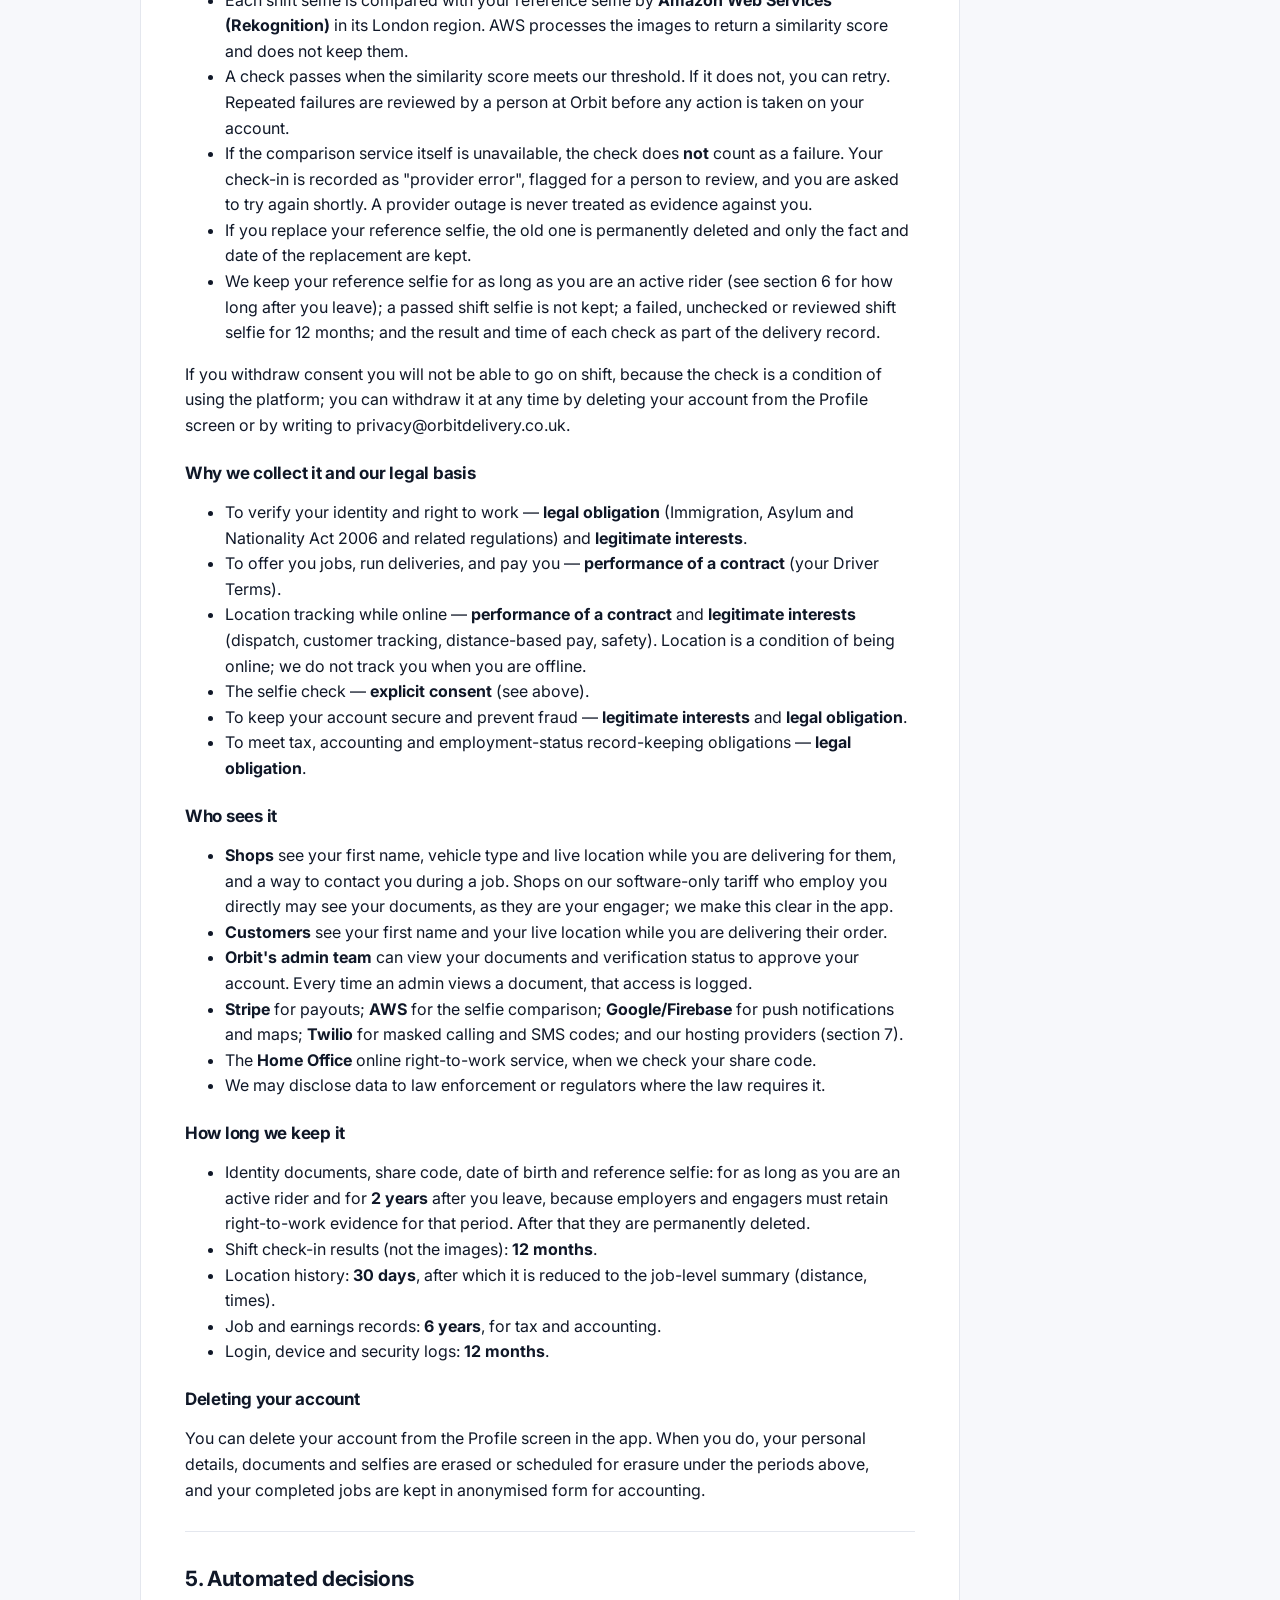
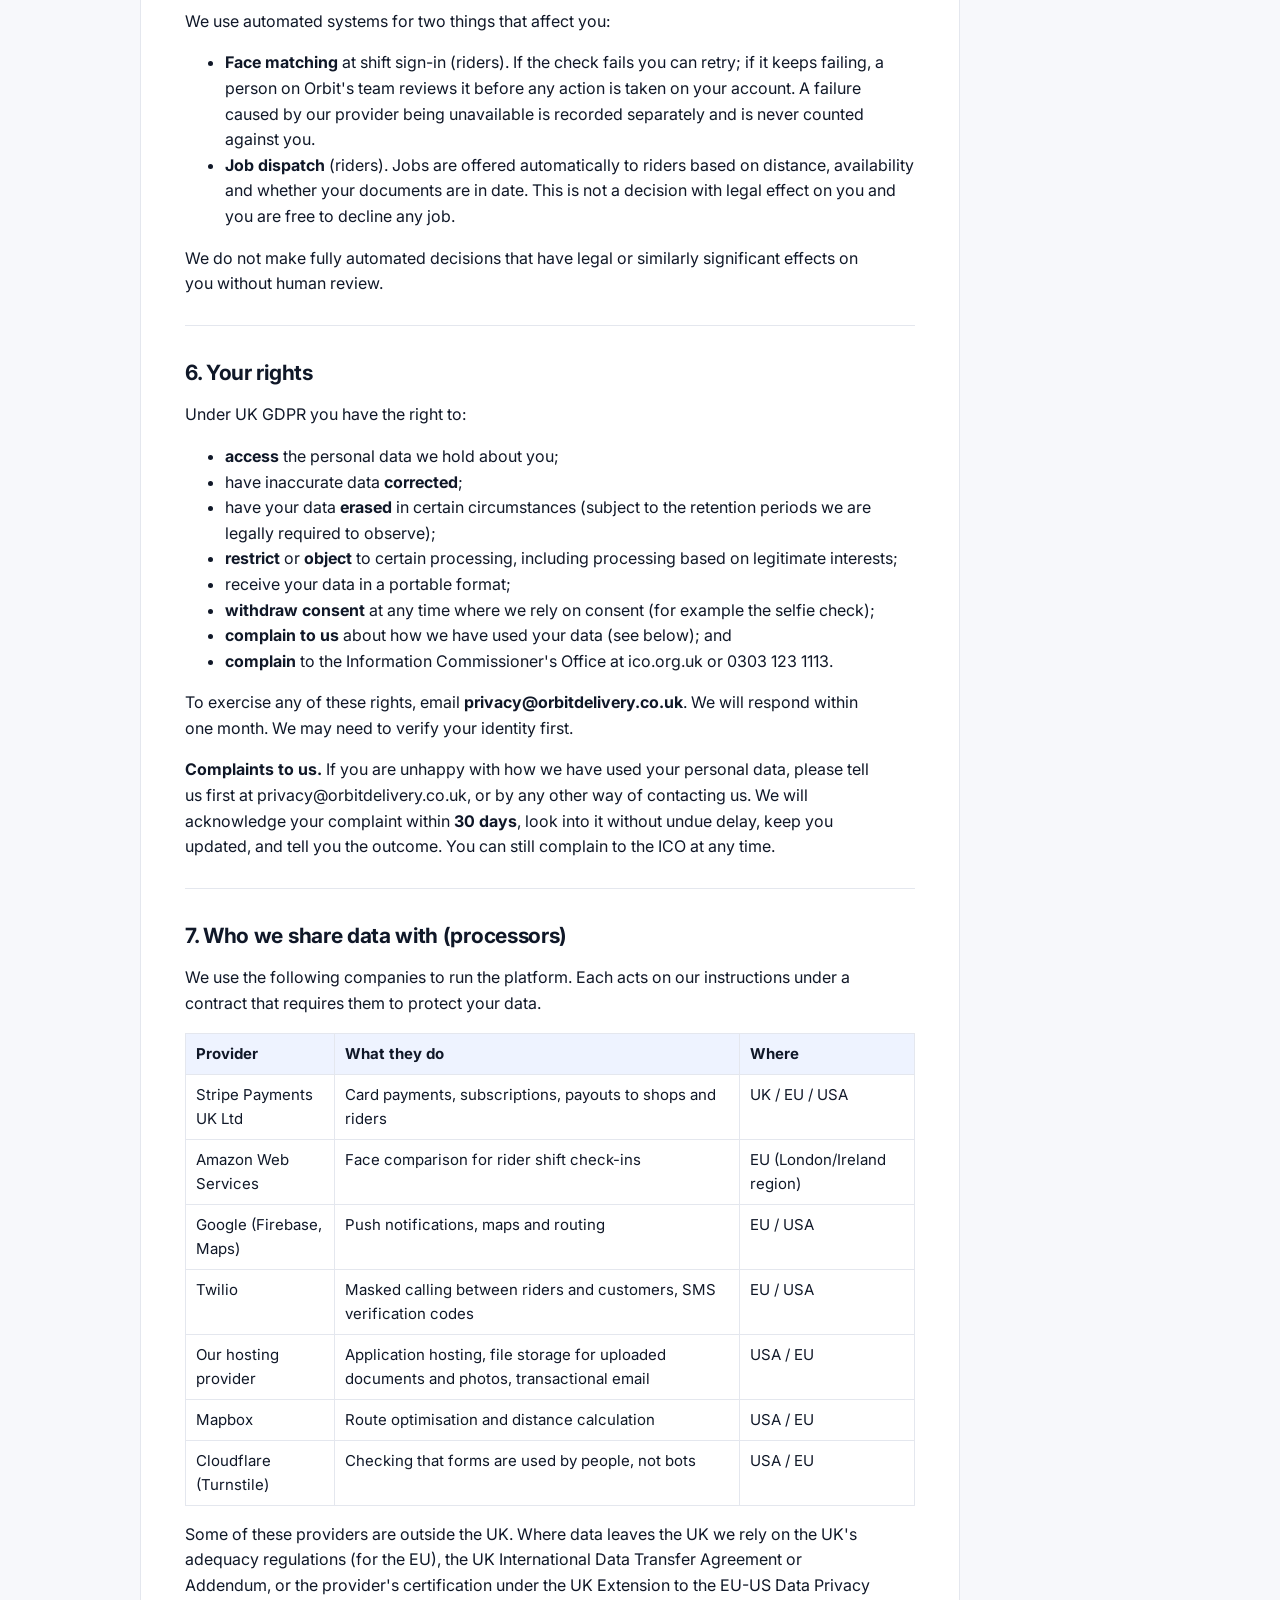
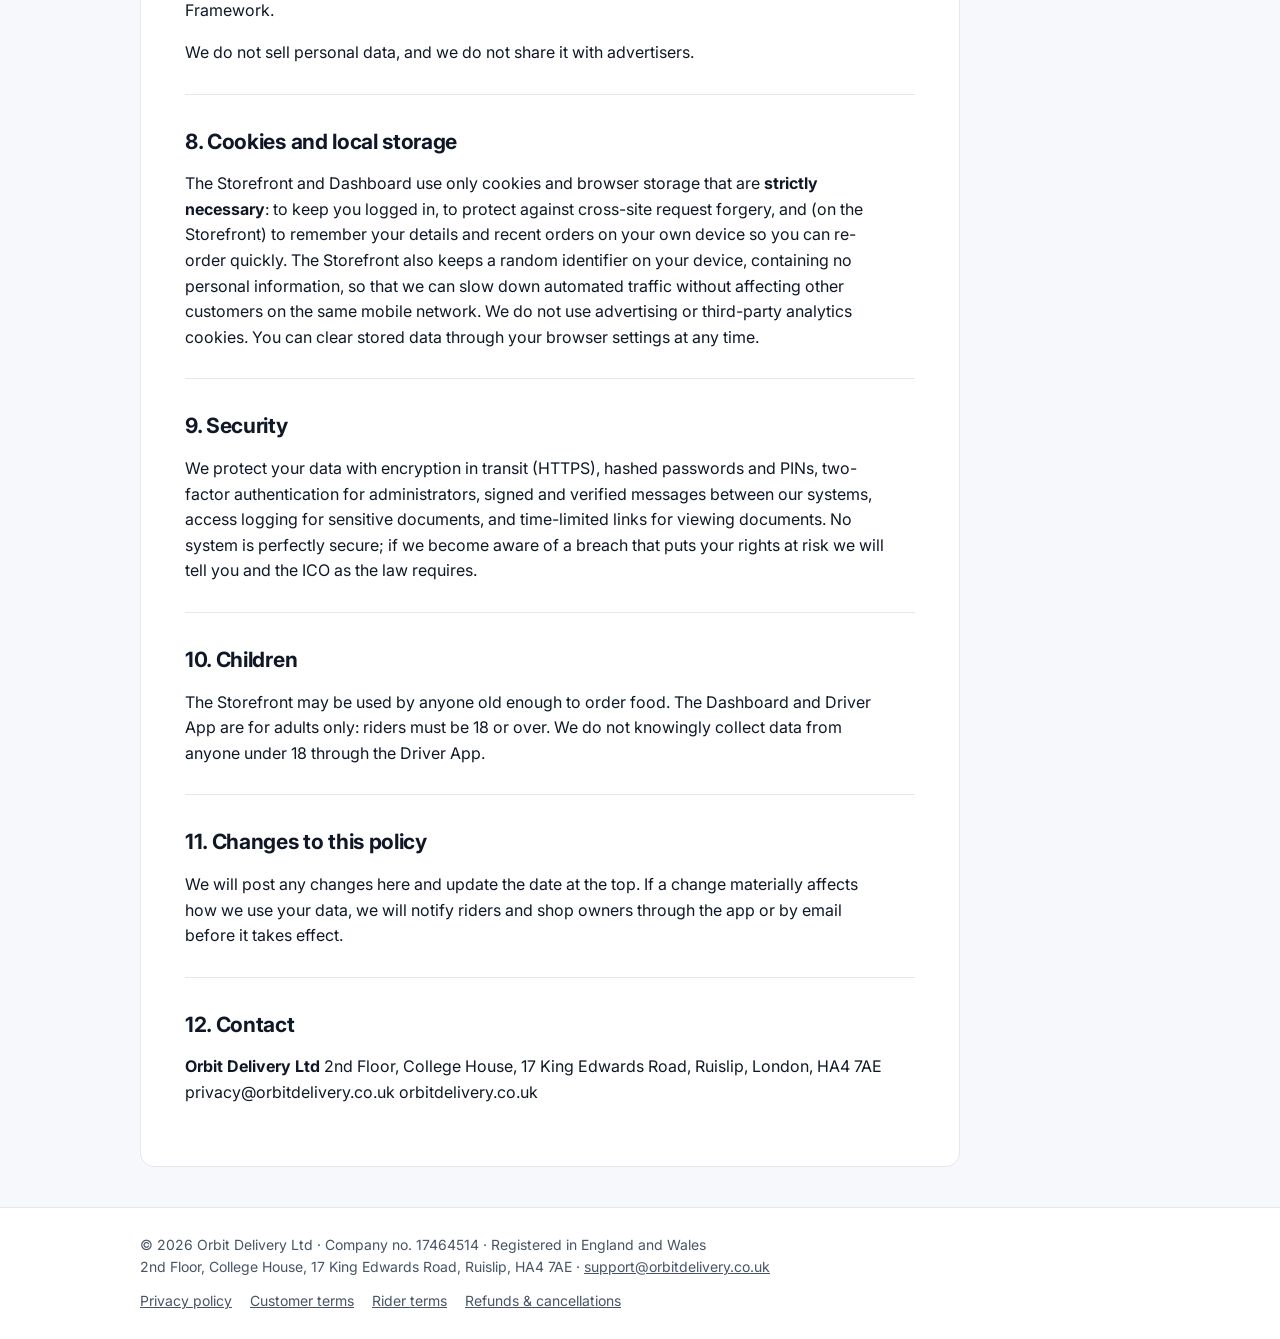
<file: privacy.html>
<!doctype html>
<html lang="en-GB">
<head>
<meta charset="utf-8">
<meta name="viewport" content="width=device-width, initial-scale=1">
<title>Privacy Policy | Orbit Delivery</title>
<meta name="description" content="How Orbit Delivery Ltd collects and uses personal data.">
<link rel="icon" type="image/svg+xml" href="favicon.svg">
<link rel="preconnect" href="https://fonts.googleapis.com"><link rel="preconnect" href="https://fonts.gstatic.com" crossorigin>
<link href="https://fonts.googleapis.com/css2?family=Inter:wght@400;500;600;700&display=swap" rel="stylesheet">
<link rel="stylesheet" href="style.css">
</head>
<body>
<header class="top"><div class="wrap"><a class="brand" href="index.html"><svg viewBox="0 0 1024 1024" aria-hidden="true"><g transform="translate(512 512) translate(-12 3)"><g transform="rotate(-22)"><ellipse rx="380" ry="185" fill="none" stroke="#3B82F6" stroke-width="64"/><circle cx="367.1" cy="-47.9" r="74" fill="#F59E0B"/></g><circle cx="-15" cy="-12" r="128" fill="#2563EB"/></g></svg>Orbit Delivery</a><nav class="top"><a href="index.html#shops">For shops</a><a href="index.html#pricing">Pricing</a><a href="index.html#riders">For riders</a><a href="index.html#contact">Contact</a></nav></div></header>
<main class="wrap"><article class="doc"><h1>Orbit Delivery — Privacy Policy</h1>
<p><strong>Last updated:</strong> 27 September 2026</p>
<p>Orbit Delivery ("Orbit", "we", "us") runs a delivery platform for takeaway shops in the UK. It has three parts: an online ordering page for each shop (the <strong>Storefront</strong>), a management system for shop owners and their staff (the <strong>Dashboard</strong>), and a mobile app for the riders who deliver orders (the <strong>Driver App</strong>). This policy explains what personal data we collect through each of them, why, how long we keep it, and what your rights are.</p>
<p>Orbit Delivery is operated by <strong>Orbit Delivery Ltd</strong>, company number 17464514, of 2nd Floor, College House, 17 King Edwards Road, Ruislip, London, HA4 7AE. We are the data controller for the personal data described in this policy, except where stated otherwise below. You can contact us about privacy at <strong>privacy@orbitdelivery.co.uk</strong> or by post at the address above.</p>
<p>We comply with the UK General Data Protection Regulation, the Data Protection Act 2018 and the Data (Use and Access) Act 2025. Our registration with the Information Commissioner's Office is in progress; we will publish our registration number here once it is issued.</p>
<hr />
<h2>1. Who this policy covers</h2>
<p>This policy applies to you if you are:</p>
<ul>
<li>a <strong>customer</strong> who orders food from a shop's Storefront;</li>
<li>a <strong>shop owner or member of shop staff</strong> who uses the Dashboard;</li>
<li>a <strong>rider</strong> (driver) who uses the Driver App, or who applies to become one, including a <strong>substitute</strong> nominated by a rider;</li>
<li>anyone who contacts us, visits orbitdelivery.co.uk, or fills in an enquiry form.</li>
</ul>
<p>Each section below tells you which data we collect from each group. If a section doesn't apply to you, you can skip it.</p>
<hr />
<h2>2. Customers ordering from a shop's Storefront</h2>
<h3>What we collect</h3>
<ul>
<li>Your name and phone number, and for delivery orders your delivery address and postcode.</li>
<li>Your email address, if you give it, so we can send order confirmations.</li>
<li>What you ordered, when, the price you paid and the shop you ordered from.</li>
<li>Your approximate location if you allow your browser to share it, so the Storefront can show whether delivery is available and how many riders are nearby.</li>
<li>If you pay by card, your payment is processed by <strong>Stripe</strong>. We never see or store your full card number. Stripe sends us confirmation that payment succeeded and the last four digits of the card.</li>
<li>Basic technical information: your device type, browser, IP address and the pages you visit, used for security (for example to detect fraudulent orders) and to keep the site working.</li>
</ul>
<h3>Why we collect it and our legal basis</h3>
<ul>
<li>To take, prepare and deliver your order, and to pass your name, phone number and address to the shop and to the rider delivering it — <strong>performance of a contract</strong> with you.</li>
<li>To send you order confirmations and delivery updates — <strong>performance of a contract</strong>.</li>
<li>To detect and prevent fraud, abuse and duplicate orders — <strong>legitimate interests</strong> (protecting our platform, the shops and other customers).</li>
<li>To let you re-order easily on the same device — <strong>legitimate interests</strong>; this is stored only in your own browser and you can clear it at any time.</li>
<li>We do <strong>not</strong> use your data for marketing unless you have separately opted in, and we do not sell it.</li>
</ul>
<h3>Who sees it</h3>
<ul>
<li>The <strong>shop</strong> you ordered from sees your name, phone number, address and order. The shop is a separate data controller for how it uses your data to fulfil the order.</li>
<li>The <strong>rider</strong> delivering your order sees your name, delivery address and, through the app, a way to contact you. Where masked calling is available, the rider calls you through a relay number and does not see your real phone number.</li>
<li><strong>Stripe</strong> processes your payment.</li>
<li>Our hosting and infrastructure providers listed in section 7.</li>
</ul>
<h3>How long we keep it</h3>
<p>Order records are kept for <strong>6 years</strong> after the order, because we need them for accounting and tax purposes and to deal with any dispute or chargeback. Your name, phone number and address on an order are removed or anonymised after <strong>12 months</strong>; the order amounts and items are kept for the full period without identifying you.</p>
<hr />
<h2>3. Shop owners and staff using the Dashboard</h2>
<h3>What we collect</h3>
<ul>
<li>Your name, email address, phone number and password (stored as a one-way hash, never in plain text).</li>
<li>Your shop's name, address, postcode, opening hours, menu and prices.</li>
<li>Your subscription and billing details. Card payments are processed by <strong>Stripe</strong>; we store your Stripe customer reference, subscription status and invoice history, never your full card number.</li>
<li>Your shop's own Stripe account reference, which customer card payments go into (bank details are held by Stripe, not by us).</li>
<li>The orders your shop receives and how they were handled, statements and invoices.</li>
<li>Records of drivers you employ directly, if you register them in the Dashboard (see section 4 — the same rules apply).</li>
<li>A security PIN you set to protect sensitive settings, stored as a hash.</li>
<li>Login history: date, time, device and IP address of sign-ins, and the two-factor authentication details you set up.</li>
<li>Technical and usage information about how you use the Dashboard, for security and to fix problems.</li>
</ul>
<h3>Why we collect it and our legal basis</h3>
<ul>
<li>To provide the Dashboard, dispatch riders, bill you and pay you — <strong>performance of a contract</strong> (your Shop Services Agreement).</li>
<li>To keep your account secure and detect misuse — <strong>legitimate interests</strong> and our <strong>legal obligations</strong> under data protection law.</li>
<li>To send you service messages (order alerts, billing reminders, security alerts) — <strong>performance of a contract</strong>. These are not marketing and you cannot opt out of them while you have an account.</li>
<li>To meet accounting, tax and regulatory obligations — <strong>legal obligation</strong>.</li>
</ul>
<h3>How long we keep it</h3>
<p>For as long as you have an account, and for <strong>6 years</strong> after it closes for accounting and legal purposes. Login and security logs are kept for <strong>12 months</strong>.</p>
<hr />
<h2>4. Riders using the Driver App (and substitutes)</h2>
<p>Riders give us more personal data than anyone else, because we are legally required to check that people delivering through the platform have the right to work in the UK and are who they say they are. Please read this section carefully.</p>
<h3>What we collect</h3>
<p><strong>When you apply and verify your account</strong></p>
<ul>
<li>Your name, email address, phone number, home postcode, date of birth and the type of vehicle you use.</li>
<li>Photographs of your identity documents: driving licence, and where relevant motorcycle licence, insurance certificate (hire and reward), vehicle registration document (V5C), and proof of your right to work.</li>
<li>If you are not a British or Irish citizen, your <strong>Home Office share code</strong>, which we use to check your right to work through the official online service. If you are a British or Irish citizen, we check your passport by seeing the original on a live video call or in person, or through a certified digital identity provider.</li>
<li>If you use a motor vehicle, your <strong>DVLA check code</strong>, which we use to check your licence on gov.uk, once when you join and once a year after that.</li>
<li>A <strong>reference selfie</strong> — a clear photo of your face, taken in the app.</li>
<li>The date each document expires, so we can remind you to renew it.</li>
<li>Your acceptance of our Driver Terms and of this policy.</li>
</ul>
<p><strong>Every shift</strong></p>
<ul>
<li>A <strong>live selfie</strong> each time you sign on to a shift, which is compared to your reference selfie to confirm that the person working is the account holder. A live selfie that <strong>passes</strong> the check is not kept at all: it is compared and immediately discarded. A live selfie that <strong>fails</strong> the check, cannot be checked because our provider is unavailable, or is sent for review by a person, is kept for <strong>12 months</strong> so that a person can review it and so that we can show what happened if the check is later questioned (for example by a right-to-work inspection), and is then permanently deleted; the result (match / no match, with a confidence score) and the time are kept as part of the delivery record. See "Biometric data" below.</li>
<li>Your <strong>location</strong>, continuously while you are online, including while the app is in the background or you are using a navigation app. This is used to offer you nearby jobs, to let the shop and customer see where their order is, to confirm you have arrived at the shop and at the customer, and to calculate distance and waiting pay. Location tracking stops when you go offline. You can see when it is active from the notification on your phone.</li>
<li>Details of every job: which shop, the customer's delivery address, the times you accepted, arrived, collected and delivered, the route distance, any proof-of-delivery photo you take, any hand-backs and the reasons you give.</li>
<li>Messages between you and Orbit's support team through the in-app Inbox.</li>
</ul>
<p><strong>Payments</strong></p>
<ul>
<li>Your earnings for each job, tips, waiting pay, and your payout history.</li>
<li>If you set up instant cash-out, your Stripe Connect Express account. <strong>Stripe</strong> collects and holds your bank details and identity information for its own regulatory checks; we hold only your Stripe account reference and payout records.</li>
</ul>
<p><strong>Your device</strong></p>
<ul>
<li>Device identifier, app version, operating system, and a push notification token so we can alert you to new jobs. We enforce one active device per account; signing in on a new device signs out the old one and we notify you by email so you can report it if it wasn't you.</li>
</ul>
<p><strong>Substitutes</strong></p>
<ul>
<li>If you nominate a substitute to deliver on your behalf, we collect the same verification data from them as from you. Every delivery records who actually performed it.</li>
</ul>
<h3>Biometric data — the selfie check</h3>
<p>The face comparison uses <strong>biometric data</strong>, which is "special category" data under UK GDPR. We process it on the basis of your <strong>explicit consent</strong>, which you give when you upload your reference selfie and again each time you take a shift selfie. We do this to prevent account sharing and illegal working, which protects you, the shops and Orbit from criminal penalties.</p>
<p>How it works in practice:</p>
<ul>
<li>When you upload your reference selfie we check that it contains exactly one clear face. If it does not, it is rejected immediately and nothing is stored; you are asked to take it again.</li>
<li>Each shift selfie is compared with your reference selfie by <strong>Amazon Web Services (Rekognition)</strong> in its London region. AWS processes the images to return a similarity score and does not keep them.</li>
<li>A check passes when the similarity score meets our threshold. If it does not, you can retry. Repeated failures are reviewed by a person at Orbit before any action is taken on your account.</li>
<li>If the comparison service itself is unavailable, the check does <strong>not</strong> count as a failure. Your check-in is recorded as "provider error", flagged for a person to review, and you are asked to try again shortly. A provider outage is never treated as evidence against you.</li>
<li>If you replace your reference selfie, the old one is permanently deleted and only the fact and date of the replacement are kept.</li>
<li>We keep your reference selfie for as long as you are an active rider (see section 6 for how long after you leave); a passed shift selfie is not kept; a failed, unchecked or reviewed shift selfie for 12 months; and the result and time of each check as part of the delivery record.</li>
</ul>
<p>If you withdraw consent you will not be able to go on shift, because the check is a condition of using the platform; you can withdraw it at any time by deleting your account from the Profile screen or by writing to privacy@orbitdelivery.co.uk.</p>
<h3>Why we collect it and our legal basis</h3>
<ul>
<li>To verify your identity and right to work — <strong>legal obligation</strong> (Immigration, Asylum and Nationality Act 2006 and related regulations) and <strong>legitimate interests</strong>.</li>
<li>To offer you jobs, run deliveries, and pay you — <strong>performance of a contract</strong> (your Driver Terms).</li>
<li>Location tracking while online — <strong>performance of a contract</strong> and <strong>legitimate interests</strong> (dispatch, customer tracking, distance-based pay, safety). Location is a condition of being online; we do not track you when you are offline.</li>
<li>The selfie check — <strong>explicit consent</strong> (see above).</li>
<li>To keep your account secure and prevent fraud — <strong>legitimate interests</strong> and <strong>legal obligation</strong>.</li>
<li>To meet tax, accounting and employment-status record-keeping obligations — <strong>legal obligation</strong>.</li>
</ul>
<h3>Who sees it</h3>
<ul>
<li><strong>Shops</strong> see your first name, vehicle type and live location while you are delivering for them, and a way to contact you during a job. Shops on our software-only tariff who employ you directly may see your documents, as they are your engager; we make this clear in the app.</li>
<li><strong>Customers</strong> see your first name and your live location while you are delivering their order.</li>
<li><strong>Orbit's admin team</strong> can view your documents and verification status to approve your account. Every time an admin views a document, that access is logged.</li>
<li><strong>Stripe</strong> for payouts; <strong>AWS</strong> for the selfie comparison; <strong>Google/Firebase</strong> for push notifications and maps; <strong>Twilio</strong> for masked calling and SMS codes; and our hosting providers (section 7).</li>
<li>The <strong>Home Office</strong> online right-to-work service, when we check your share code.</li>
<li>We may disclose data to law enforcement or regulators where the law requires it.</li>
</ul>
<h3>How long we keep it</h3>
<ul>
<li>Identity documents, share code, date of birth and reference selfie: for as long as you are an active rider and for <strong>2 years</strong> after you leave, because employers and engagers must retain right-to-work evidence for that period. After that they are permanently deleted.</li>
<li>Shift check-in results (not the images): <strong>12 months</strong>.</li>
<li>Location history: <strong>30 days</strong>, after which it is reduced to the job-level summary (distance, times).</li>
<li>Job and earnings records: <strong>6 years</strong>, for tax and accounting.</li>
<li>Login, device and security logs: <strong>12 months</strong>.</li>
</ul>
<h3>Deleting your account</h3>
<p>You can delete your account from the Profile screen in the app. When you do, your personal details, documents and selfies are erased or scheduled for erasure under the periods above, and your completed jobs are kept in anonymised form for accounting.</p>
<hr />
<h2>5. Automated decisions</h2>
<p>We use automated systems for two things that affect you:</p>
<ul>
<li><strong>Face matching</strong> at shift sign-in (riders). If the check fails you can retry; if it keeps failing, a person on Orbit's team reviews it before any action is taken on your account. A failure caused by our provider being unavailable is recorded separately and is never counted against you.</li>
<li><strong>Job dispatch</strong> (riders). Jobs are offered automatically to riders based on distance, availability and whether your documents are in date. This is not a decision with legal effect on you and you are free to decline any job.</li>
</ul>
<p>We do not make fully automated decisions that have legal or similarly significant effects on you without human review.</p>
<hr />
<h2>6. Your rights</h2>
<p>Under UK GDPR you have the right to:</p>
<ul>
<li><strong>access</strong> the personal data we hold about you;</li>
<li>have inaccurate data <strong>corrected</strong>;</li>
<li>have your data <strong>erased</strong> in certain circumstances (subject to the retention periods we are legally required to observe);</li>
<li><strong>restrict</strong> or <strong>object</strong> to certain processing, including processing based on legitimate interests;</li>
<li>receive your data in a portable format;</li>
<li><strong>withdraw consent</strong> at any time where we rely on consent (for example the selfie check);</li>
<li><strong>complain to us</strong> about how we have used your data (see below); and</li>
<li><strong>complain</strong> to the Information Commissioner's Office at ico.org.uk or 0303 123 1113.</li>
</ul>
<p>To exercise any of these rights, email <strong>privacy@orbitdelivery.co.uk</strong>. We will respond within one month. We may need to verify your identity first.</p>
<p><strong>Complaints to us.</strong> If you are unhappy with how we have used your personal data, please tell us first at privacy@orbitdelivery.co.uk, or by any other way of contacting us. We will acknowledge your complaint within <strong>30 days</strong>, look into it without undue delay, keep you updated, and tell you the outcome. You can still complain to the ICO at any time.</p>
<hr />
<h2>7. Who we share data with (processors)</h2>
<p>We use the following companies to run the platform. Each acts on our instructions under a contract that requires them to protect your data.</p>
<div class="tbl"><table>
<thead>
<tr>
<th>Provider</th>
<th>What they do</th>
<th>Where</th>
</tr>
</thead>
<tbody>
<tr>
<td>Stripe Payments UK Ltd</td>
<td>Card payments, subscriptions, payouts to shops and riders</td>
<td>UK / EU / USA</td>
</tr>
<tr>
<td>Amazon Web Services</td>
<td>Face comparison for rider shift check-ins</td>
<td>EU (London/Ireland region)</td>
</tr>
<tr>
<td>Google (Firebase, Maps)</td>
<td>Push notifications, maps and routing</td>
<td>EU / USA</td>
</tr>
<tr>
<td>Twilio</td>
<td>Masked calling between riders and customers, SMS verification codes</td>
<td>EU / USA</td>
</tr>
<tr>
<td>Our hosting provider</td>
<td>Application hosting, file storage for uploaded documents and photos, transactional email</td>
<td>USA / EU</td>
</tr>
<tr>
<td>Mapbox</td>
<td>Route optimisation and distance calculation</td>
<td>USA / EU</td>
</tr>
<tr>
<td>Cloudflare (Turnstile)</td>
<td>Checking that forms are used by people, not bots</td>
<td>USA / EU</td>
</tr>
</tbody>
</table></div>
<p>Some of these providers are outside the UK. Where data leaves the UK we rely on the UK's adequacy regulations (for the EU), the UK International Data Transfer Agreement or Addendum, or the provider's certification under the UK Extension to the EU-US Data Privacy Framework.</p>
<p>We do not sell personal data, and we do not share it with advertisers.</p>
<hr />
<h2>8. Cookies and local storage</h2>
<p>The Storefront and Dashboard use only cookies and browser storage that are <strong>strictly necessary</strong>: to keep you logged in, to protect against cross-site request forgery, and (on the Storefront) to remember your details and recent orders on your own device so you can re-order quickly. The Storefront also keeps a random identifier on your device, containing no personal information, so that we can slow down automated traffic without affecting other customers on the same mobile network. We do not use advertising or third-party analytics cookies. You can clear stored data through your browser settings at any time.</p>
<hr />
<h2>9. Security</h2>
<p>We protect your data with encryption in transit (HTTPS), hashed passwords and PINs, two-factor authentication for administrators, signed and verified messages between our systems, access logging for sensitive documents, and time-limited links for viewing documents. No system is perfectly secure; if we become aware of a breach that puts your rights at risk we will tell you and the ICO as the law requires.</p>
<hr />
<h2>10. Children</h2>
<p>The Storefront may be used by anyone old enough to order food. The Dashboard and Driver App are for adults only: riders must be 18 or over. We do not knowingly collect data from anyone under 18 through the Driver App.</p>
<hr />
<h2>11. Changes to this policy</h2>
<p>We will post any changes here and update the date at the top. If a change materially affects how we use your data, we will notify riders and shop owners through the app or by email before it takes effect.</p>
<hr />
<h2>12. Contact</h2>
<p><strong>Orbit Delivery Ltd</strong>
2nd Floor, College House, 17 King Edwards Road, Ruislip, London, HA4 7AE
privacy@orbitdelivery.co.uk
orbitdelivery.co.uk</p></article></main>
<footer><div class="wrap"><div>&copy; 2026 Orbit Delivery Ltd &middot; Company no. 17464514 &middot; Registered in England and Wales<br>2nd Floor, College House, 17 King Edwards Road, Ruislip, HA4 7AE &middot; <a href="mailto:support@orbitdelivery.co.uk">support@orbitdelivery.co.uk</a></div><nav><a href="privacy.html">Privacy policy</a><a href="customer-terms.html">Customer terms</a><a href="rider-terms.html">Rider terms</a><a href="refunds.html">Refunds & cancellations</a></nav></div></footer>
</body>
</html>
</file>
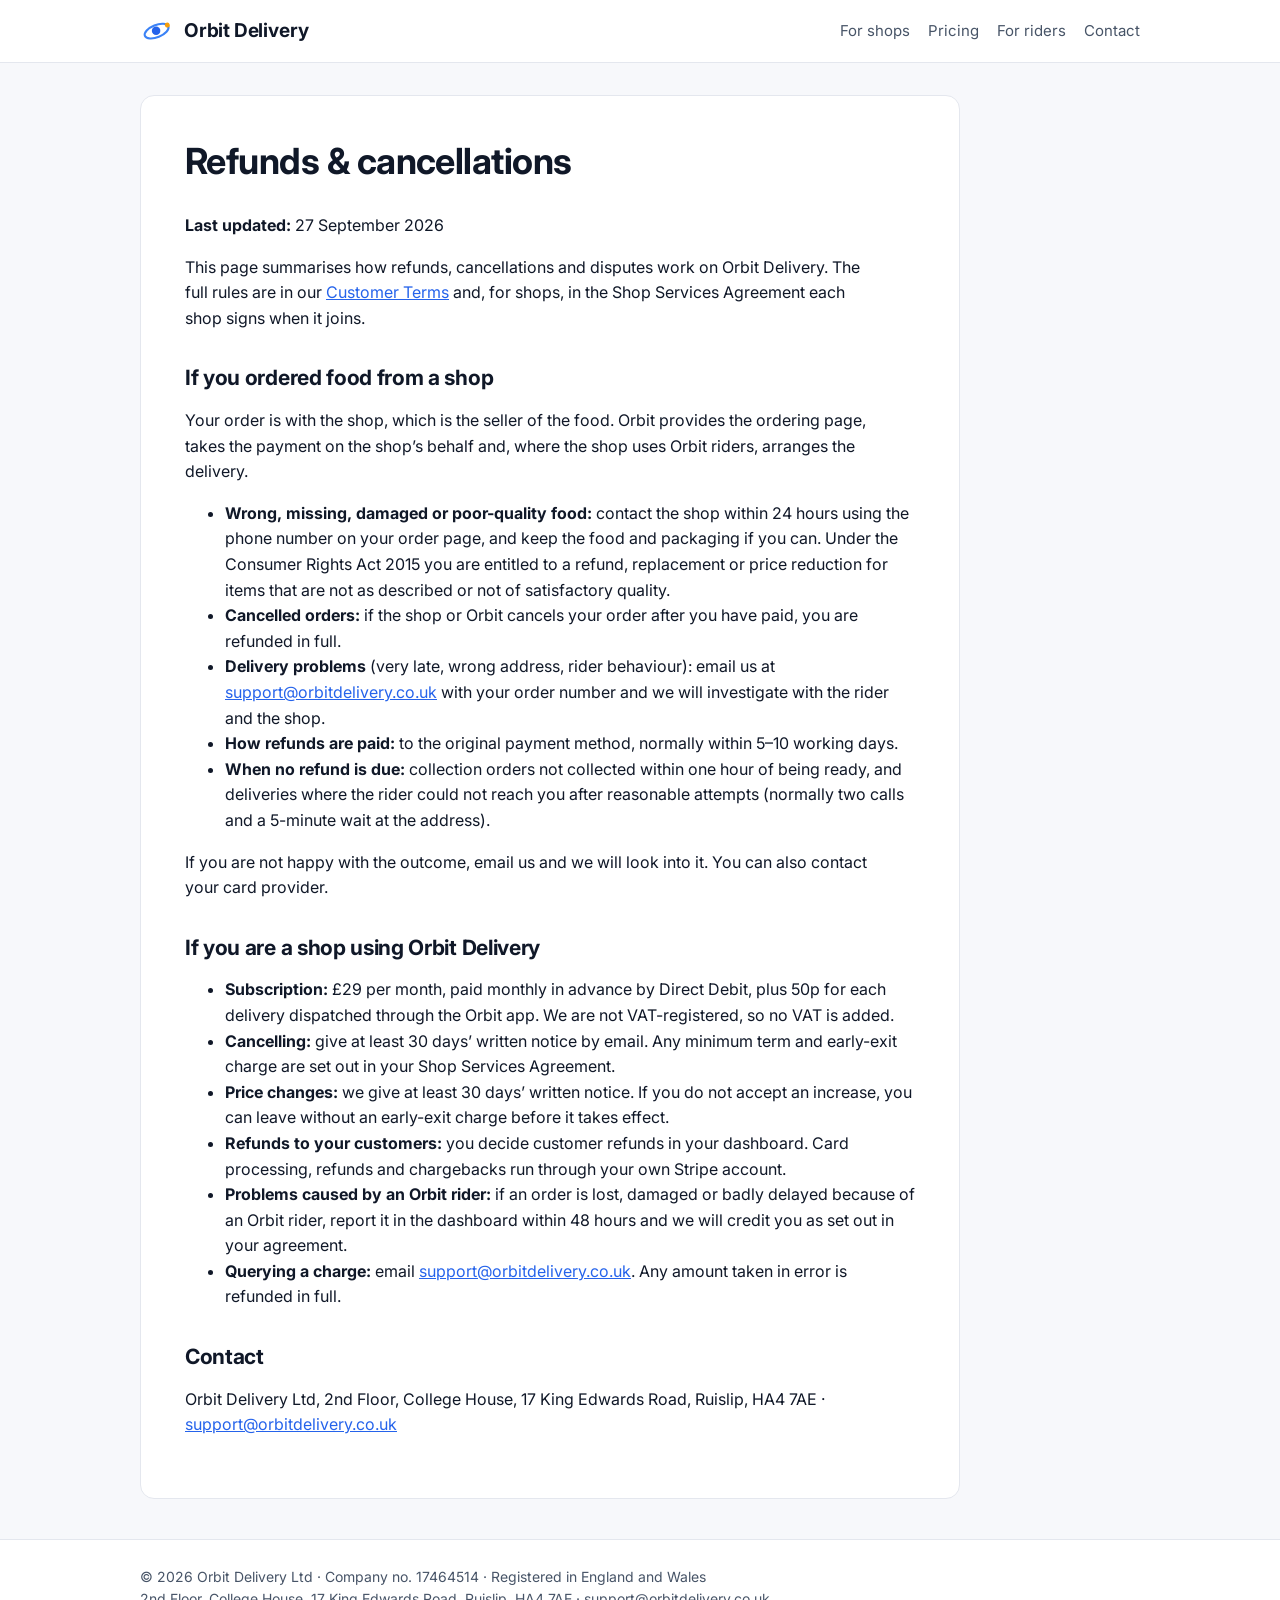
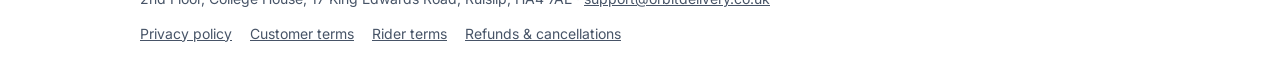
<file: refunds.html>
<!doctype html>
<html lang="en-GB">
<head>
<meta charset="utf-8">
<meta name="viewport" content="width=device-width, initial-scale=1">
<title>Refunds & Cancellations | Orbit Delivery</title>
<meta name="description" content="How refunds, cancellations and disputes work on Orbit Delivery.">
<link rel="icon" type="image/svg+xml" href="favicon.svg">
<link rel="preconnect" href="https://fonts.googleapis.com"><link rel="preconnect" href="https://fonts.gstatic.com" crossorigin>
<link href="https://fonts.googleapis.com/css2?family=Inter:wght@400;500;600;700&display=swap" rel="stylesheet">
<link rel="stylesheet" href="style.css">
</head>
<body>
<header class="top"><div class="wrap"><a class="brand" href="index.html"><svg viewBox="0 0 1024 1024" aria-hidden="true"><g transform="translate(512 512) translate(-12 3)"><g transform="rotate(-22)"><ellipse rx="380" ry="185" fill="none" stroke="#3B82F6" stroke-width="64"/><circle cx="367.1" cy="-47.9" r="74" fill="#F59E0B"/></g><circle cx="-15" cy="-12" r="128" fill="#2563EB"/></g></svg>Orbit Delivery</a><nav class="top"><a href="index.html#shops">For shops</a><a href="index.html#pricing">Pricing</a><a href="index.html#riders">For riders</a><a href="index.html#contact">Contact</a></nav></div></header>

<main class="wrap"><article class="doc">
<h1>Refunds &amp; cancellations</h1>
<p><strong>Last updated:</strong> 27 September 2026</p>
<p>This page summarises how refunds, cancellations and disputes work on Orbit Delivery. The full rules are in our <a href="customer-terms.html">Customer Terms</a> and, for shops, in the Shop Services Agreement each shop signs when it joins.</p>
<h2>If you ordered food from a shop</h2>
<p>Your order is with the shop, which is the seller of the food. Orbit provides the ordering page, takes the payment on the shop&rsquo;s behalf and, where the shop uses Orbit riders, arranges the delivery.</p>
<ul>
<li><strong>Wrong, missing, damaged or poor-quality food:</strong> contact the shop within 24 hours using the phone number on your order page, and keep the food and packaging if you can. Under the Consumer Rights Act 2015 you are entitled to a refund, replacement or price reduction for items that are not as described or not of satisfactory quality.</li>
<li><strong>Cancelled orders:</strong> if the shop or Orbit cancels your order after you have paid, you are refunded in full.</li>
<li><strong>Delivery problems</strong> (very late, wrong address, rider behaviour): email us at <a href="mailto:support@orbitdelivery.co.uk">support@orbitdelivery.co.uk</a> with your order number and we will investigate with the rider and the shop.</li>
<li><strong>How refunds are paid:</strong> to the original payment method, normally within 5&ndash;10 working days.</li>
<li><strong>When no refund is due:</strong> collection orders not collected within one hour of being ready, and deliveries where the rider could not reach you after reasonable attempts (normally two calls and a 5-minute wait at the address).</li>
</ul>
<p>If you are not happy with the outcome, email us and we will look into it. You can also contact your card provider.</p>
<h2>If you are a shop using Orbit Delivery</h2>
<ul>
<li><strong>Subscription:</strong> &pound;29 per month, paid monthly in advance by Direct Debit, plus 50p for each delivery dispatched through the Orbit app. We are not VAT-registered, so no VAT is added.</li>
<li><strong>Cancelling:</strong> give at least 30 days&rsquo; written notice by email. Any minimum term and early-exit charge are set out in your Shop Services Agreement.</li>
<li><strong>Price changes:</strong> we give at least 30 days&rsquo; written notice. If you do not accept an increase, you can leave without an early-exit charge before it takes effect.</li>
<li><strong>Refunds to your customers:</strong> you decide customer refunds in your dashboard. Card processing, refunds and chargebacks run through your own Stripe account.</li>
<li><strong>Problems caused by an Orbit rider:</strong> if an order is lost, damaged or badly delayed because of an Orbit rider, report it in the dashboard within 48 hours and we will credit you as set out in your agreement.</li>
<li><strong>Querying a charge:</strong> email <a href="mailto:support@orbitdelivery.co.uk">support@orbitdelivery.co.uk</a>. Any amount taken in error is refunded in full.</li>
</ul>
<h2>Contact</h2>
<p>Orbit Delivery Ltd, 2nd Floor, College House, 17 King Edwards Road, Ruislip, HA4 7AE &middot; <a href="mailto:support@orbitdelivery.co.uk">support@orbitdelivery.co.uk</a></p>
</article></main>

<footer><div class="wrap"><div>&copy; 2026 Orbit Delivery Ltd &middot; Company no. 17464514 &middot; Registered in England and Wales<br>2nd Floor, College House, 17 King Edwards Road, Ruislip, HA4 7AE &middot; <a href="mailto:support@orbitdelivery.co.uk">support@orbitdelivery.co.uk</a></div><nav><a href="privacy.html">Privacy policy</a><a href="customer-terms.html">Customer terms</a><a href="rider-terms.html">Rider terms</a><a href="refunds.html">Refunds & cancellations</a></nav></div></footer>
</body>
</html>
</file>
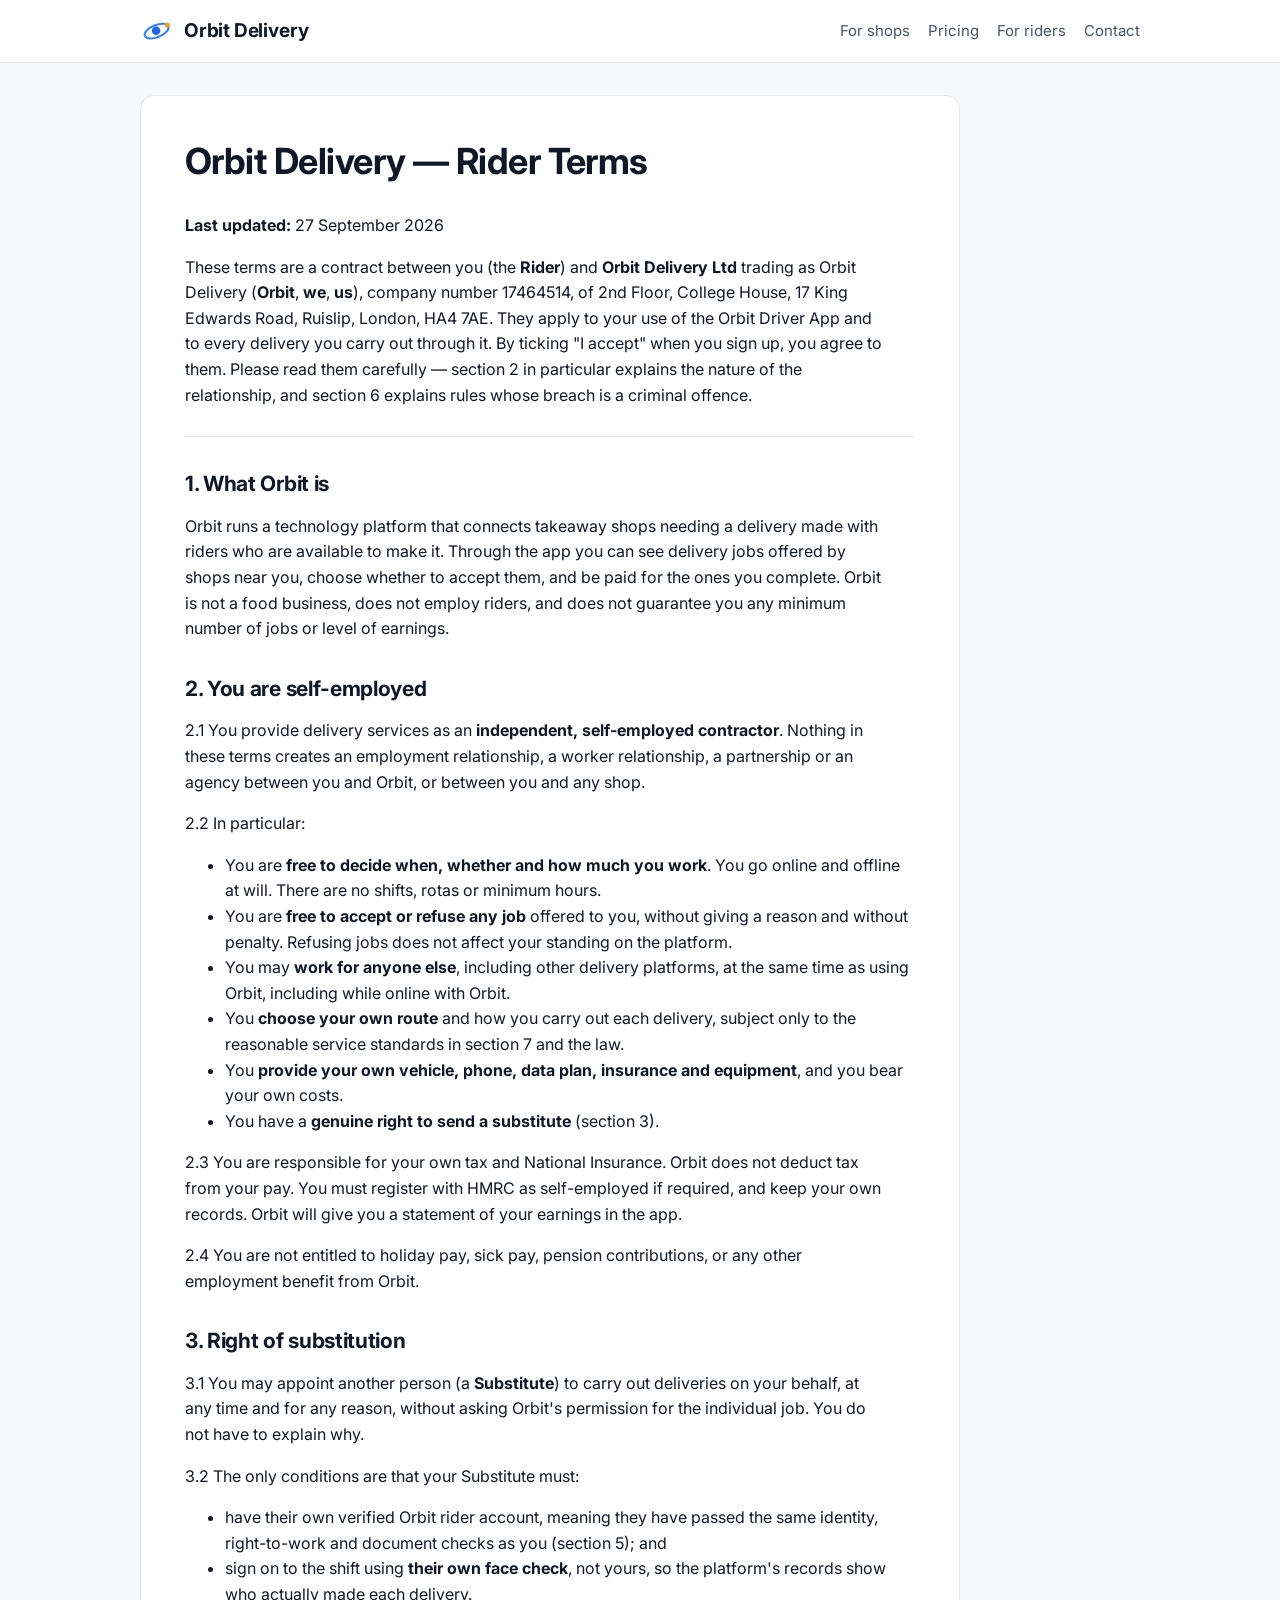
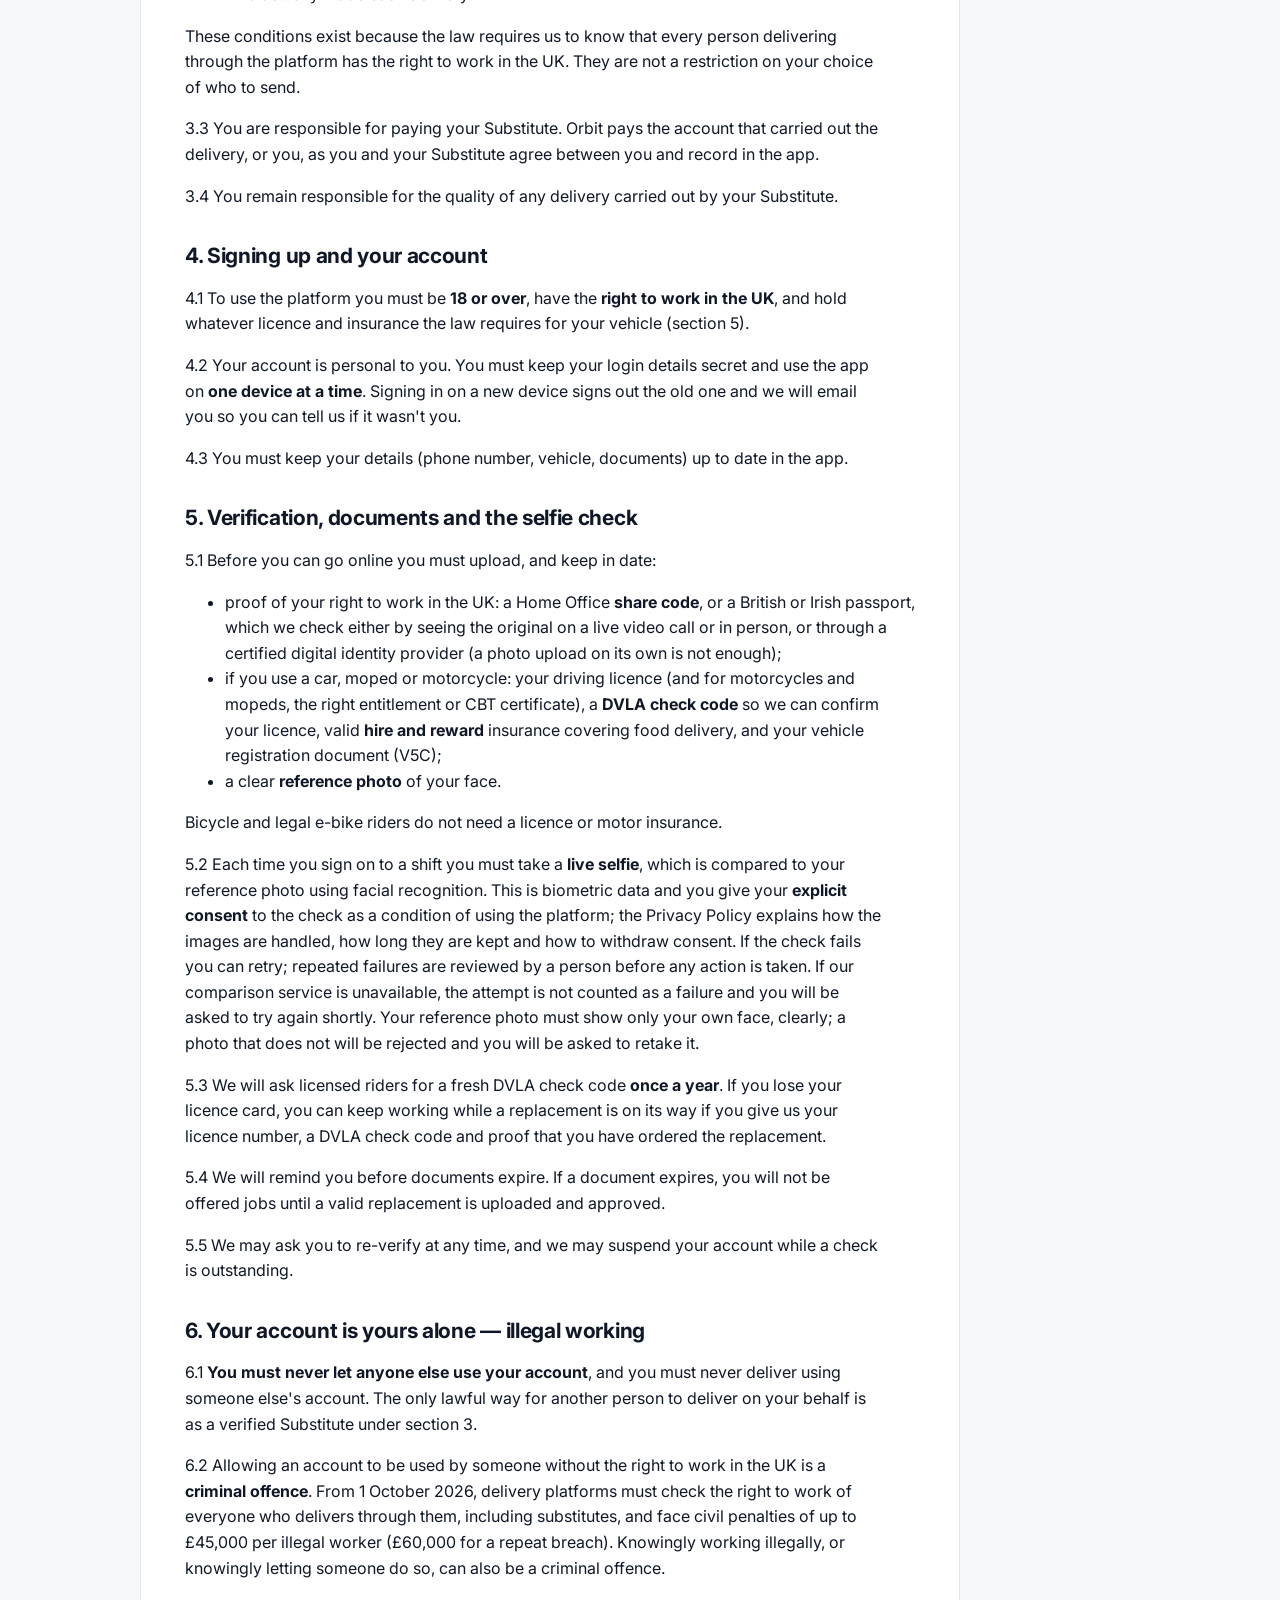
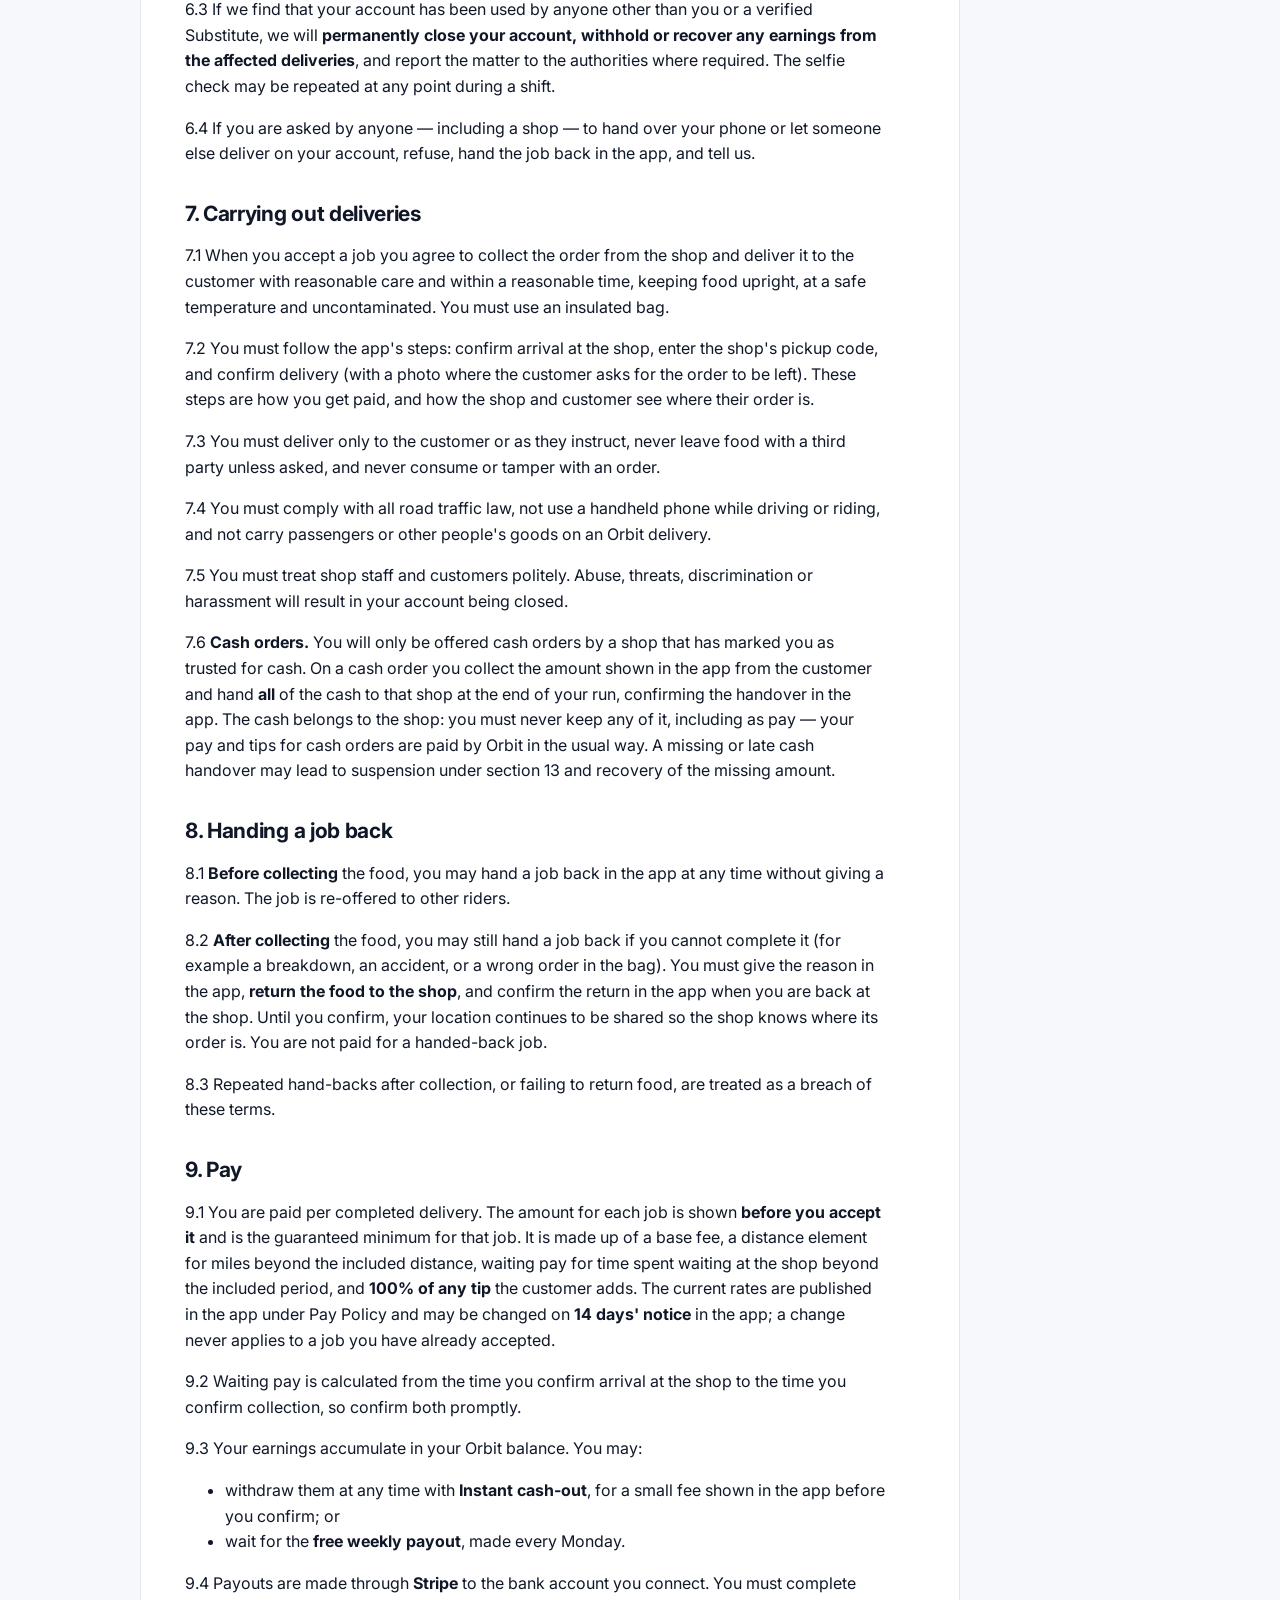
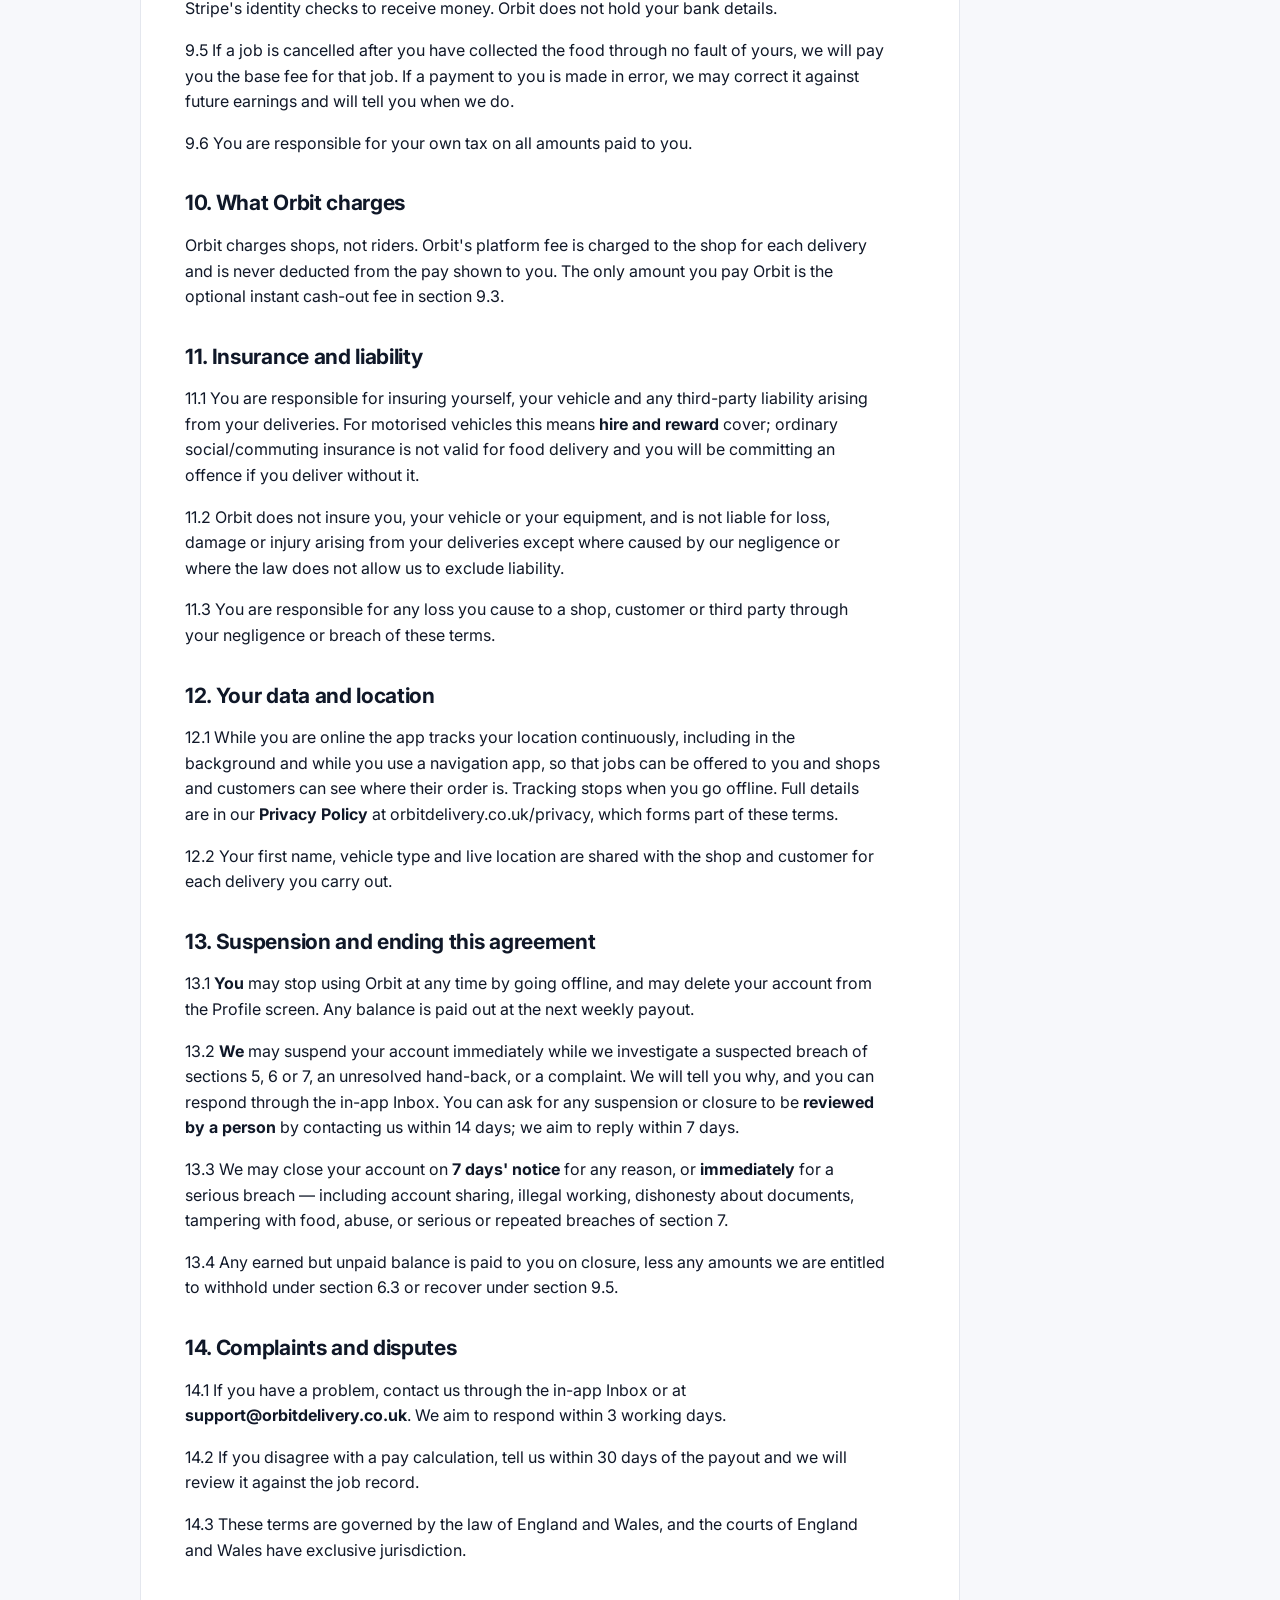
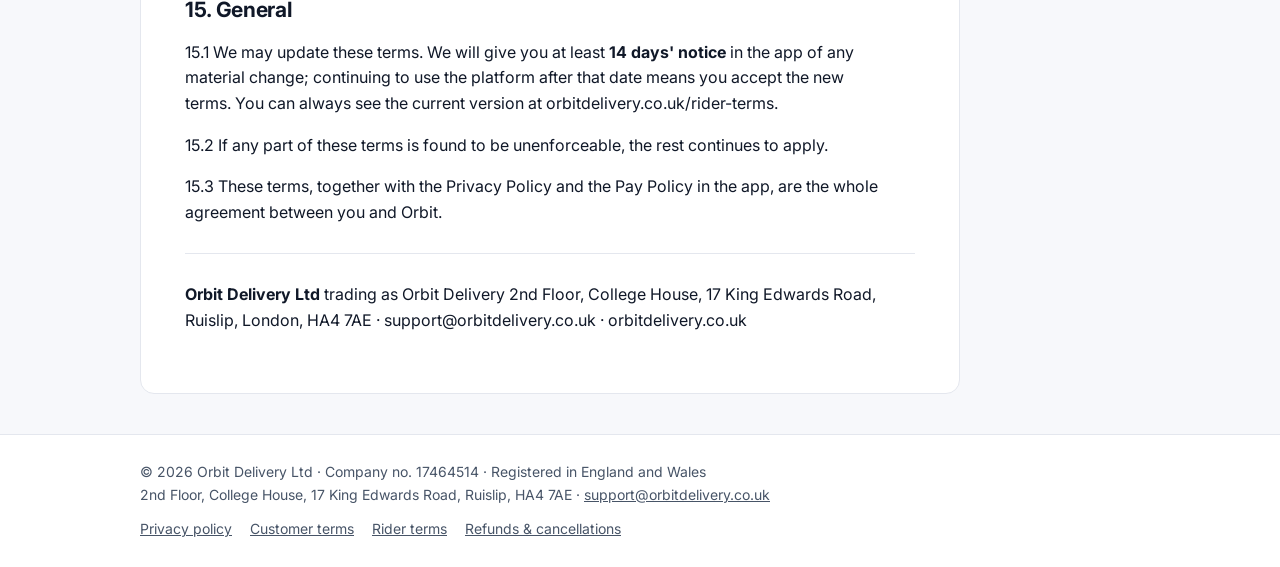
<file: rider-terms.html>
<!doctype html>
<html lang="en-GB">
<head>
<meta charset="utf-8">
<meta name="viewport" content="width=device-width, initial-scale=1">
<title>Rider Terms | Orbit Delivery</title>
<meta name="description" content="Terms for self-employed riders using the Orbit Driver App.">
<link rel="icon" type="image/svg+xml" href="favicon.svg">
<link rel="preconnect" href="https://fonts.googleapis.com"><link rel="preconnect" href="https://fonts.gstatic.com" crossorigin>
<link href="https://fonts.googleapis.com/css2?family=Inter:wght@400;500;600;700&display=swap" rel="stylesheet">
<link rel="stylesheet" href="style.css">
</head>
<body>
<header class="top"><div class="wrap"><a class="brand" href="index.html"><svg viewBox="0 0 1024 1024" aria-hidden="true"><g transform="translate(512 512) translate(-12 3)"><g transform="rotate(-22)"><ellipse rx="380" ry="185" fill="none" stroke="#3B82F6" stroke-width="64"/><circle cx="367.1" cy="-47.9" r="74" fill="#F59E0B"/></g><circle cx="-15" cy="-12" r="128" fill="#2563EB"/></g></svg>Orbit Delivery</a><nav class="top"><a href="index.html#shops">For shops</a><a href="index.html#pricing">Pricing</a><a href="index.html#riders">For riders</a><a href="index.html#contact">Contact</a></nav></div></header>
<main class="wrap"><article class="doc"><h1>Orbit Delivery — Rider Terms</h1>
<p><strong>Last updated:</strong> 27 September 2026</p>
<p>These terms are a contract between you (the <strong>Rider</strong>) and <strong>Orbit Delivery Ltd</strong> trading as Orbit Delivery (<strong>Orbit</strong>, <strong>we</strong>, <strong>us</strong>), company number 17464514, of 2nd Floor, College House, 17 King Edwards Road, Ruislip, London, HA4 7AE. They apply to your use of the Orbit Driver App and to every delivery you carry out through it. By ticking "I accept" when you sign up, you agree to them. Please read them carefully — section 2 in particular explains the nature of the relationship, and section 6 explains rules whose breach is a criminal offence.</p>
<hr />
<h2>1. What Orbit is</h2>
<p>Orbit runs a technology platform that connects takeaway shops needing a delivery made with riders who are available to make it. Through the app you can see delivery jobs offered by shops near you, choose whether to accept them, and be paid for the ones you complete. Orbit is not a food business, does not employ riders, and does not guarantee you any minimum number of jobs or level of earnings.</p>
<h2>2. You are self-employed</h2>
<p>2.1 You provide delivery services as an <strong>independent, self-employed contractor</strong>. Nothing in these terms creates an employment relationship, a worker relationship, a partnership or an agency between you and Orbit, or between you and any shop.</p>
<p>2.2 In particular:</p>
<ul>
<li>You are <strong>free to decide when, whether and how much you work</strong>. You go online and offline at will. There are no shifts, rotas or minimum hours.</li>
<li>You are <strong>free to accept or refuse any job</strong> offered to you, without giving a reason and without penalty. Refusing jobs does not affect your standing on the platform.</li>
<li>You may <strong>work for anyone else</strong>, including other delivery platforms, at the same time as using Orbit, including while online with Orbit.</li>
<li>You <strong>choose your own route</strong> and how you carry out each delivery, subject only to the reasonable service standards in section 7 and the law.</li>
<li>You <strong>provide your own vehicle, phone, data plan, insurance and equipment</strong>, and you bear your own costs.</li>
<li>You have a <strong>genuine right to send a substitute</strong> (section 3).</li>
</ul>
<p>2.3 You are responsible for your own tax and National Insurance. Orbit does not deduct tax from your pay. You must register with HMRC as self-employed if required, and keep your own records. Orbit will give you a statement of your earnings in the app.</p>
<p>2.4 You are not entitled to holiday pay, sick pay, pension contributions, or any other employment benefit from Orbit.</p>
<h2>3. Right of substitution</h2>
<p>3.1 You may appoint another person (a <strong>Substitute</strong>) to carry out deliveries on your behalf, at any time and for any reason, without asking Orbit's permission for the individual job. You do not have to explain why.</p>
<p>3.2 The only conditions are that your Substitute must:</p>
<ul>
<li>have their own verified Orbit rider account, meaning they have passed the same identity, right-to-work and document checks as you (section 5); and</li>
<li>sign on to the shift using <strong>their own face check</strong>, not yours, so the platform's records show who actually made each delivery.</li>
</ul>
<p>These conditions exist because the law requires us to know that every person delivering through the platform has the right to work in the UK. They are not a restriction on your choice of who to send.</p>
<p>3.3 You are responsible for paying your Substitute. Orbit pays the account that carried out the delivery, or you, as you and your Substitute agree between you and record in the app.</p>
<p>3.4 You remain responsible for the quality of any delivery carried out by your Substitute.</p>
<h2>4. Signing up and your account</h2>
<p>4.1 To use the platform you must be <strong>18 or over</strong>, have the <strong>right to work in the UK</strong>, and hold whatever licence and insurance the law requires for your vehicle (section 5).</p>
<p>4.2 Your account is personal to you. You must keep your login details secret and use the app on <strong>one device at a time</strong>. Signing in on a new device signs out the old one and we will email you so you can tell us if it wasn't you.</p>
<p>4.3 You must keep your details (phone number, vehicle, documents) up to date in the app.</p>
<h2>5. Verification, documents and the selfie check</h2>
<p>5.1 Before you can go online you must upload, and keep in date:</p>
<ul>
<li>proof of your right to work in the UK: a Home Office <strong>share code</strong>, or a British or Irish passport, which we check either by seeing the original on a live video call or in person, or through a certified digital identity provider (a photo upload on its own is not enough);</li>
<li>if you use a car, moped or motorcycle: your driving licence (and for motorcycles and mopeds, the right entitlement or CBT certificate), a <strong>DVLA check code</strong> so we can confirm your licence, valid <strong>hire and reward</strong> insurance covering food delivery, and your vehicle registration document (V5C);</li>
<li>a clear <strong>reference photo</strong> of your face.</li>
</ul>
<p>Bicycle and legal e-bike riders do not need a licence or motor insurance.</p>
<p>5.2 Each time you sign on to a shift you must take a <strong>live selfie</strong>, which is compared to your reference photo using facial recognition. This is biometric data and you give your <strong>explicit consent</strong> to the check as a condition of using the platform; the Privacy Policy explains how the images are handled, how long they are kept and how to withdraw consent. If the check fails you can retry; repeated failures are reviewed by a person before any action is taken. If our comparison service is unavailable, the attempt is not counted as a failure and you will be asked to try again shortly. Your reference photo must show only your own face, clearly; a photo that does not will be rejected and you will be asked to retake it.</p>
<p>5.3 We will ask licensed riders for a fresh DVLA check code <strong>once a year</strong>. If you lose your licence card, you can keep working while a replacement is on its way if you give us your licence number, a DVLA check code and proof that you have ordered the replacement.</p>
<p>5.4 We will remind you before documents expire. If a document expires, you will not be offered jobs until a valid replacement is uploaded and approved.</p>
<p>5.5 We may ask you to re-verify at any time, and we may suspend your account while a check is outstanding.</p>
<h2>6. Your account is yours alone — illegal working</h2>
<p>6.1 <strong>You must never let anyone else use your account</strong>, and you must never deliver using someone else's account. The only lawful way for another person to deliver on your behalf is as a verified Substitute under section 3.</p>
<p>6.2 Allowing an account to be used by someone without the right to work in the UK is a <strong>criminal offence</strong>. From 1 October 2026, delivery platforms must check the right to work of everyone who delivers through them, including substitutes, and face civil penalties of up to £45,000 per illegal worker (£60,000 for a repeat breach). Knowingly working illegally, or knowingly letting someone do so, can also be a criminal offence.</p>
<p>6.3 If we find that your account has been used by anyone other than you or a verified Substitute, we will <strong>permanently close your account, withhold or recover any earnings from the affected deliveries</strong>, and report the matter to the authorities where required. The selfie check may be repeated at any point during a shift.</p>
<p>6.4 If you are asked by anyone — including a shop — to hand over your phone or let someone else deliver on your account, refuse, hand the job back in the app, and tell us.</p>
<h2>7. Carrying out deliveries</h2>
<p>7.1 When you accept a job you agree to collect the order from the shop and deliver it to the customer with reasonable care and within a reasonable time, keeping food upright, at a safe temperature and uncontaminated. You must use an insulated bag.</p>
<p>7.2 You must follow the app's steps: confirm arrival at the shop, enter the shop's pickup code, and confirm delivery (with a photo where the customer asks for the order to be left). These steps are how you get paid, and how the shop and customer see where their order is.</p>
<p>7.3 You must deliver only to the customer or as they instruct, never leave food with a third party unless asked, and never consume or tamper with an order.</p>
<p>7.4 You must comply with all road traffic law, not use a handheld phone while driving or riding, and not carry passengers or other people's goods on an Orbit delivery.</p>
<p>7.5 You must treat shop staff and customers politely. Abuse, threats, discrimination or harassment will result in your account being closed.</p>
<p>7.6 <strong>Cash orders.</strong> You will only be offered cash orders by a shop that has marked you as trusted for cash. On a cash order you collect the amount shown in the app from the customer and hand <strong>all</strong> of the cash to that shop at the end of your run, confirming the handover in the app. The cash belongs to the shop: you must never keep any of it, including as pay — your pay and tips for cash orders are paid by Orbit in the usual way. A missing or late cash handover may lead to suspension under section 13 and recovery of the missing amount.</p>
<h2>8. Handing a job back</h2>
<p>8.1 <strong>Before collecting</strong> the food, you may hand a job back in the app at any time without giving a reason. The job is re-offered to other riders.</p>
<p>8.2 <strong>After collecting</strong> the food, you may still hand a job back if you cannot complete it (for example a breakdown, an accident, or a wrong order in the bag). You must give the reason in the app, <strong>return the food to the shop</strong>, and confirm the return in the app when you are back at the shop. Until you confirm, your location continues to be shared so the shop knows where its order is. You are not paid for a handed-back job.</p>
<p>8.3 Repeated hand-backs after collection, or failing to return food, are treated as a breach of these terms.</p>
<h2>9. Pay</h2>
<p>9.1 You are paid per completed delivery. The amount for each job is shown <strong>before you accept it</strong> and is the guaranteed minimum for that job. It is made up of a base fee, a distance element for miles beyond the included distance, waiting pay for time spent waiting at the shop beyond the included period, and <strong>100% of any tip</strong> the customer adds. The current rates are published in the app under Pay Policy and may be changed on <strong>14 days' notice</strong> in the app; a change never applies to a job you have already accepted.</p>
<p>9.2 Waiting pay is calculated from the time you confirm arrival at the shop to the time you confirm collection, so confirm both promptly.</p>
<p>9.3 Your earnings accumulate in your Orbit balance. You may:</p>
<ul>
<li>withdraw them at any time with <strong>Instant cash-out</strong>, for a small fee shown in the app before you confirm; or</li>
<li>wait for the <strong>free weekly payout</strong>, made every Monday.</li>
</ul>
<p>9.4 Payouts are made through <strong>Stripe</strong> to the bank account you connect. You must complete Stripe's identity checks to receive money. Orbit does not hold your bank details.</p>
<p>9.5 If a job is cancelled after you have collected the food through no fault of yours, we will pay you the base fee for that job. If a payment to you is made in error, we may correct it against future earnings and will tell you when we do.</p>
<p>9.6 You are responsible for your own tax on all amounts paid to you.</p>
<h2>10. What Orbit charges</h2>
<p>Orbit charges shops, not riders. Orbit's platform fee is charged to the shop for each delivery and is never deducted from the pay shown to you. The only amount you pay Orbit is the optional instant cash-out fee in section 9.3.</p>
<h2>11. Insurance and liability</h2>
<p>11.1 You are responsible for insuring yourself, your vehicle and any third-party liability arising from your deliveries. For motorised vehicles this means <strong>hire and reward</strong> cover; ordinary social/commuting insurance is not valid for food delivery and you will be committing an offence if you deliver without it.</p>
<p>11.2 Orbit does not insure you, your vehicle or your equipment, and is not liable for loss, damage or injury arising from your deliveries except where caused by our negligence or where the law does not allow us to exclude liability.</p>
<p>11.3 You are responsible for any loss you cause to a shop, customer or third party through your negligence or breach of these terms.</p>
<h2>12. Your data and location</h2>
<p>12.1 While you are online the app tracks your location continuously, including in the background and while you use a navigation app, so that jobs can be offered to you and shops and customers can see where their order is. Tracking stops when you go offline. Full details are in our <strong>Privacy Policy</strong> at orbitdelivery.co.uk/privacy, which forms part of these terms.</p>
<p>12.2 Your first name, vehicle type and live location are shared with the shop and customer for each delivery you carry out.</p>
<h2>13. Suspension and ending this agreement</h2>
<p>13.1 <strong>You</strong> may stop using Orbit at any time by going offline, and may delete your account from the Profile screen. Any balance is paid out at the next weekly payout.</p>
<p>13.2 <strong>We</strong> may suspend your account immediately while we investigate a suspected breach of sections 5, 6 or 7, an unresolved hand-back, or a complaint. We will tell you why, and you can respond through the in-app Inbox. You can ask for any suspension or closure to be <strong>reviewed by a person</strong> by contacting us within 14 days; we aim to reply within 7 days.</p>
<p>13.3 We may close your account on <strong>7 days' notice</strong> for any reason, or <strong>immediately</strong> for a serious breach — including account sharing, illegal working, dishonesty about documents, tampering with food, abuse, or serious or repeated breaches of section 7.</p>
<p>13.4 Any earned but unpaid balance is paid to you on closure, less any amounts we are entitled to withhold under section 6.3 or recover under section 9.5.</p>
<h2>14. Complaints and disputes</h2>
<p>14.1 If you have a problem, contact us through the in-app Inbox or at <strong>support@orbitdelivery.co.uk</strong>. We aim to respond within 3 working days.</p>
<p>14.2 If you disagree with a pay calculation, tell us within 30 days of the payout and we will review it against the job record.</p>
<p>14.3 These terms are governed by the law of England and Wales, and the courts of England and Wales have exclusive jurisdiction.</p>
<h2>15. General</h2>
<p>15.1 We may update these terms. We will give you at least <strong>14 days' notice</strong> in the app of any material change; continuing to use the platform after that date means you accept the new terms. You can always see the current version at orbitdelivery.co.uk/rider-terms.</p>
<p>15.2 If any part of these terms is found to be unenforceable, the rest continues to apply.</p>
<p>15.3 These terms, together with the Privacy Policy and the Pay Policy in the app, are the whole agreement between you and Orbit.</p>
<hr />
<p><strong>Orbit Delivery Ltd</strong> trading as Orbit Delivery
2nd Floor, College House, 17 King Edwards Road, Ruislip, London, HA4 7AE · support@orbitdelivery.co.uk · orbitdelivery.co.uk</p></article></main>
<footer><div class="wrap"><div>&copy; 2026 Orbit Delivery Ltd &middot; Company no. 17464514 &middot; Registered in England and Wales<br>2nd Floor, College House, 17 King Edwards Road, Ruislip, HA4 7AE &middot; <a href="mailto:support@orbitdelivery.co.uk">support@orbitdelivery.co.uk</a></div><nav><a href="privacy.html">Privacy policy</a><a href="customer-terms.html">Customer terms</a><a href="rider-terms.html">Rider terms</a><a href="refunds.html">Refunds & cancellations</a></nav></div></footer>
</body>
</html>
</file>
<file: style.css>
:root{--bg:#f7f8fb;--card:#fff;--ink:#101828;--muted:#475467;--line:#e4e7ee;--blue:#2563eb;--blue2:#1d4ed8;--soft:#eef3ff;--amber:#f59e0b;color-scheme:light}
@media (prefers-color-scheme:dark){:root{--bg:#0c111c;--card:#141b2a;--ink:#eef1f7;--muted:#a6b0c3;--line:#263045;--blue:#6ea0ff;--blue2:#8fb5ff;--soft:#16213a;color-scheme:dark}}
*{box-sizing:border-box}
html{-webkit-text-size-adjust:100%}
body{margin:0;background:var(--bg);color:var(--ink);font:16px/1.6 "Inter",system-ui,-apple-system,"Segoe UI",Roboto,sans-serif}
a{color:var(--blue)}
.wrap{max-width:1040px;margin:0 auto;padding-inline:20px}
header.top{border-bottom:1px solid var(--line);background:var(--card)}
header.top .wrap{display:flex;align-items:center;justify-content:space-between;gap:16px;padding-block:14px;flex-wrap:wrap}
.brand{display:flex;align-items:center;gap:10px;font-weight:700;font-size:19px;color:var(--ink);text-decoration:none;letter-spacing:-.01em}
.brand svg{width:34px;height:34px}
nav.top{display:flex;gap:18px;flex-wrap:wrap;font-size:15px}
nav.top a{color:var(--muted);text-decoration:none}
nav.top a:hover{color:var(--ink)}
h1,h2,h3{line-height:1.2;text-wrap:balance;letter-spacing:-.015em}
.hero{padding-block:56px 40px}
.hero h1{font-size:clamp(32px,5vw,50px);margin:0 0 16px;max-width:17ch}
.hero p{font-size:19px;color:var(--muted);max-width:60ch;margin:0 0 26px}
.eyebrow{font-size:13px;font-weight:600;text-transform:uppercase;letter-spacing:.08em;color:var(--blue);margin:0 0 12px}
.btn{display:inline-block;background:var(--blue);color:#fff;padding:12px 20px;border-radius:10px;font-weight:600;text-decoration:none}
@media (prefers-color-scheme:dark){.btn{color:#0c111c}}
.btn.ghost{background:transparent;color:var(--blue);border:1px solid var(--line)}
.row{display:flex;gap:12px;flex-wrap:wrap}
section{padding-block:36px;border-top:1px solid var(--line)}
section h2{font-size:28px;margin:0 0 8px}
section .lead{color:var(--muted);margin:0 0 24px;max-width:62ch}
.grid{display:grid;grid-template-columns:repeat(auto-fit,minmax(230px,1fr));gap:16px}
.card{background:var(--card);border:1px solid var(--line);border-radius:14px;padding:20px}
.card h3{margin:0 0 6px;font-size:18px}
.card p{margin:0;color:var(--muted);font-size:15px}
.step{font-size:13px;font-weight:700;color:var(--amber);letter-spacing:.06em}
.price{display:grid;grid-template-columns:repeat(auto-fit,minmax(260px,1fr));gap:16px}
.price .card{padding:24px}
.big{font-size:34px;font-weight:700;letter-spacing:-.02em;font-variant-numeric:tabular-nums}
.big small{font-size:15px;font-weight:500;color:var(--muted)}
ul.tick{padding-left:18px;margin:12px 0 0;color:var(--muted);font-size:15px}
ul.tick li{margin:4px 0}
.note{font-size:14px;color:var(--muted);margin-top:16px}
dl.contact{display:grid;grid-template-columns:max-content 1fr;gap:8px 20px;margin:0}
dl.contact dt{color:var(--muted)}
dl.contact dd{margin:0;font-weight:500}
@media (max-width:520px){dl.contact{grid-template-columns:1fr}dl.contact dd{margin-bottom:8px}}
footer{border-top:1px solid var(--line);background:var(--card);margin-top:40px}
footer .wrap{padding-block:26px;font-size:14px;color:var(--muted);display:flex;flex-wrap:wrap;gap:12px 28px;justify-content:space-between}
footer nav{display:flex;flex-wrap:wrap;gap:8px 18px}
footer a{color:var(--muted)}
.doc{background:var(--card);border:1px solid var(--line);border-radius:14px;padding:clamp(20px,4vw,44px);margin-block:32px;max-width:820px}
.doc h1{font-size:clamp(26px,4vw,36px);margin-top:0}
.doc h2{font-size:21px;margin-top:34px}
.doc h3{font-size:17px;margin-top:24px}
.doc p,.doc li{max-width:70ch}
.doc hr{border:0;border-top:1px solid var(--line);margin:28px 0}
.doc table{border-collapse:collapse;width:100%;font-size:15px}
.doc .tbl{overflow-x:auto}
.doc th,.doc td{border:1px solid var(--line);padding:8px 10px;text-align:left;vertical-align:top}
.doc th{background:var(--soft)}
</file>
